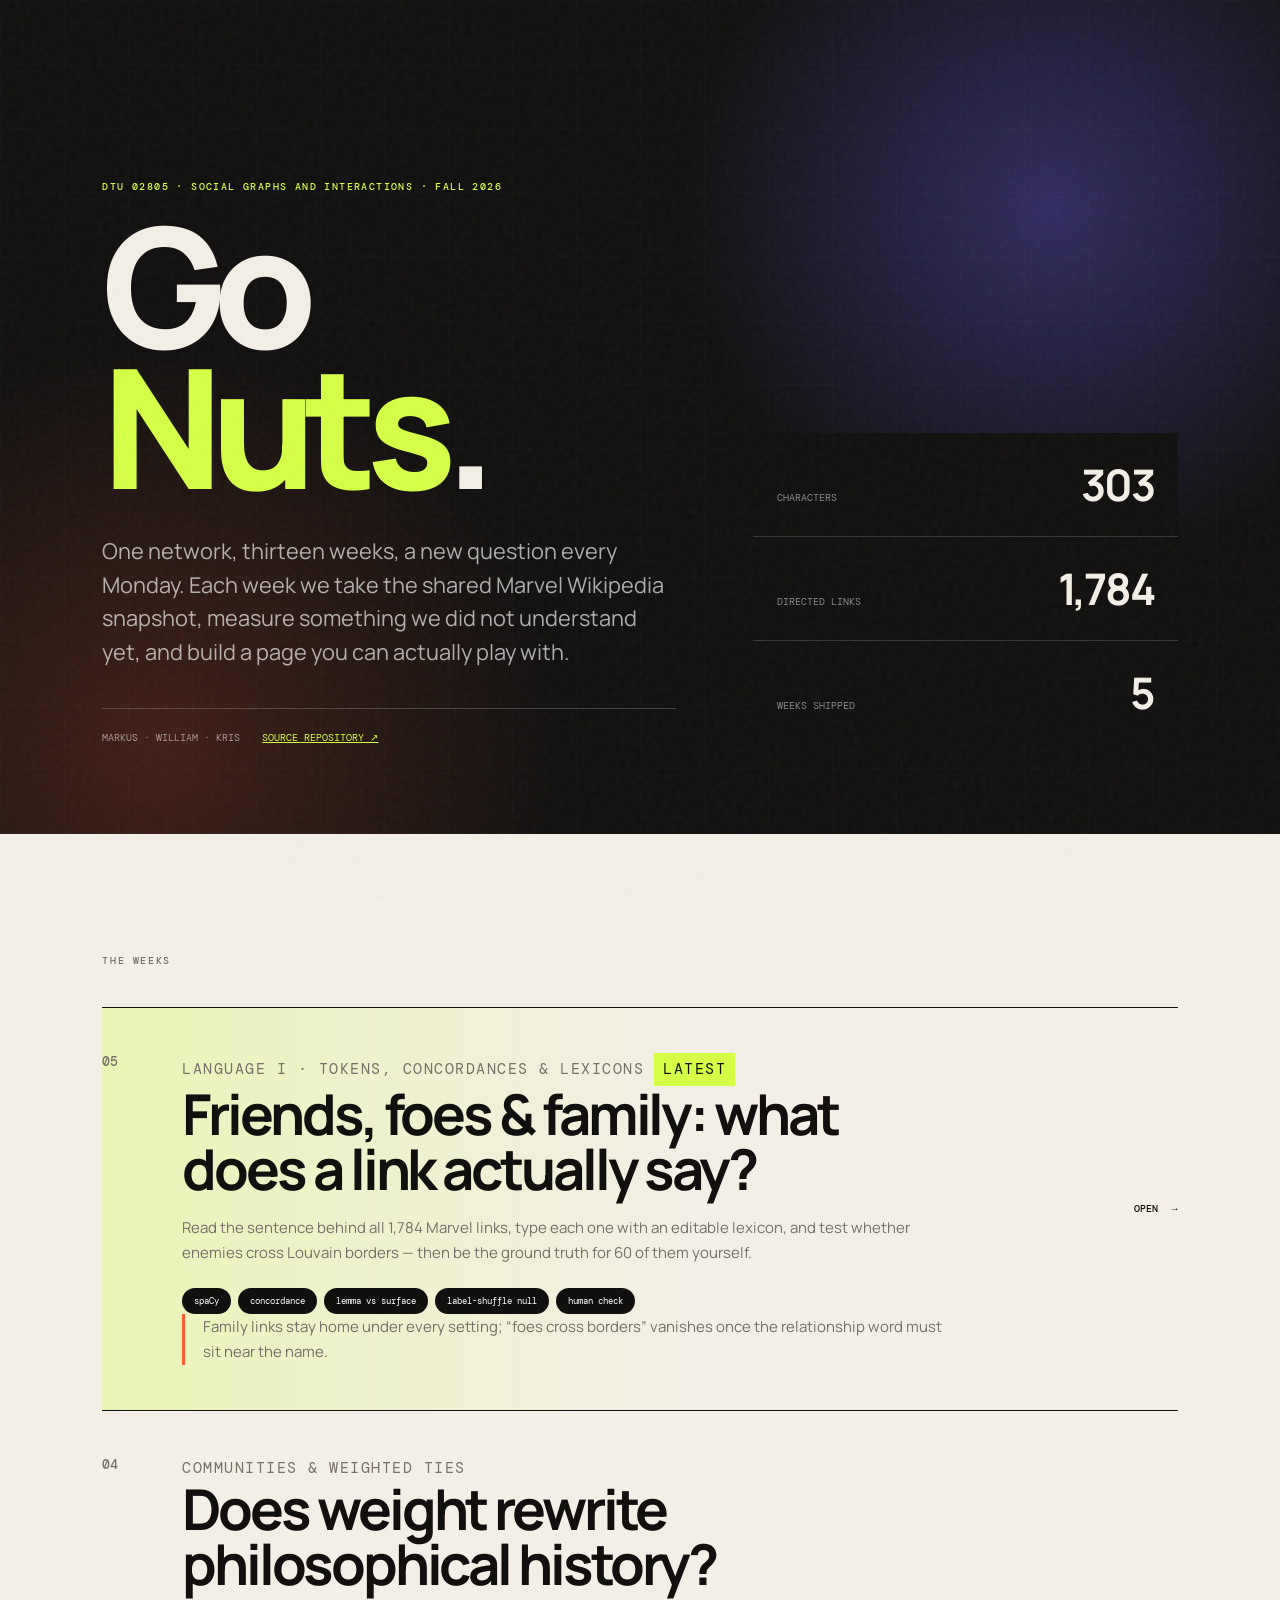
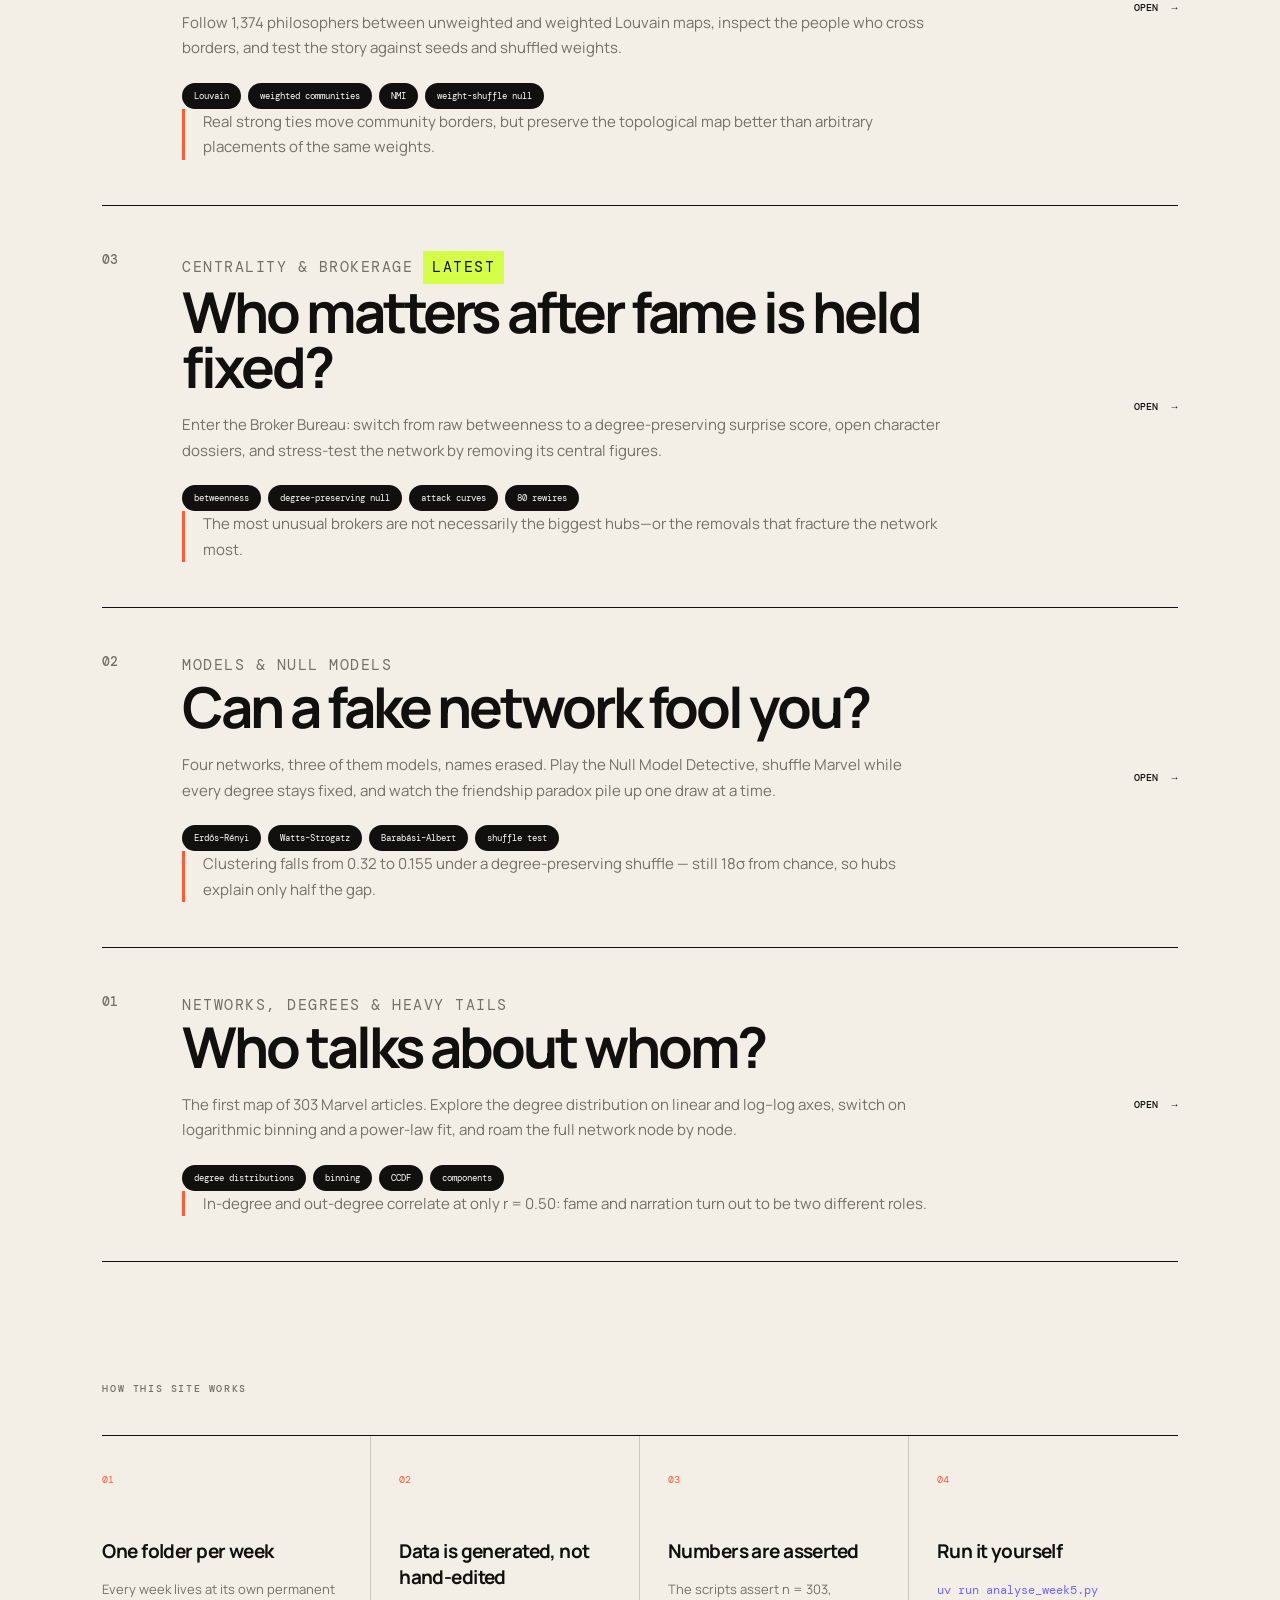
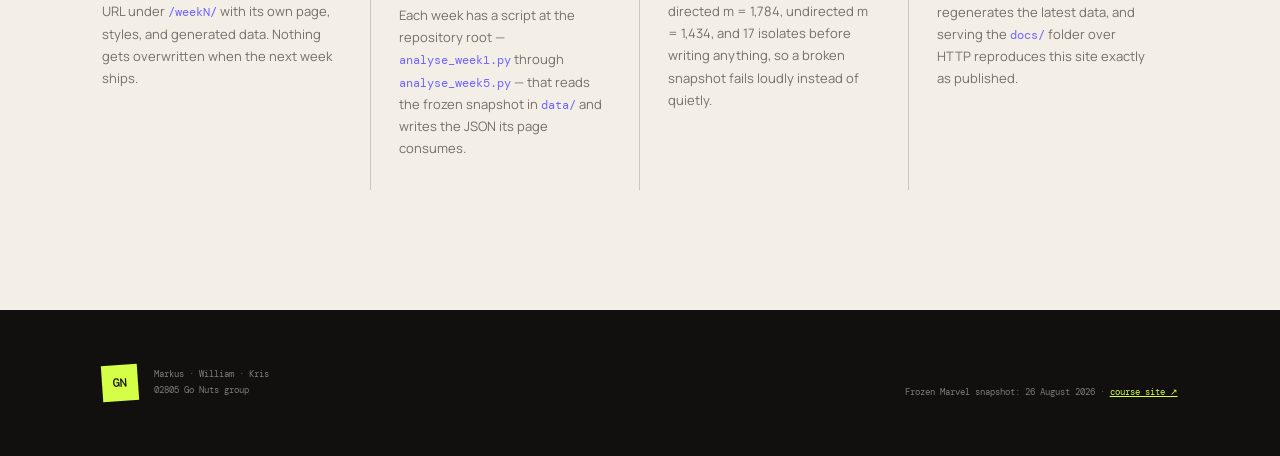
<file: docs/index.html>
<!doctype html>
<html lang="en">
  <head>
    <meta charset="utf-8" />
    <meta name="viewport" content="width=device-width, initial-scale=1" />
    <meta
      name="description"
      content="Weekly go-nuts data stories about the Marvel Wikipedia network, built for DTU 02805 Social Graphs and Interactions."
    />
    <title>Go Nuts · 02805 Social Graphs</title>
    <link rel="preconnect" href="https://fonts.googleapis.com" />
    <link rel="preconnect" href="https://fonts.gstatic.com" crossorigin />
    <link
      href="https://fonts.googleapis.com/css2?family=DM+Mono:wght@400;500&family=Manrope:wght@400;500;600;700;800&display=swap"
      rel="stylesheet"
    />
    <link rel="stylesheet" href="home.css" />
  </head>
  <body>
    <div class="noise" aria-hidden="true"></div>

    <header class="hero">
      <div class="hero-copy">
        <p class="eyebrow">DTU 02805 · Social Graphs and Interactions · Fall 2026</p>
        <h1>Go <em>Nuts</em>.</h1>
        <p class="lede">
          One network, thirteen weeks, a new question every Monday. Each week we
          take the shared Marvel Wikipedia snapshot, measure something we did
          not understand yet, and build a page you can actually play with.
        </p>
        <div class="hero-meta">
          <span>Markus · William · Kris</span>
          <a href="https://github.com/wkandersen/02806-social-graph-project">source repository ↗</a>
        </div>
      </div>
      <dl class="hero-stats">
        <div><dt>characters</dt><dd>303</dd></div>
        <div><dt>directed links</dt><dd>1,784</dd></div>
        <div><dt>weeks shipped</dt><dd>5</dd></div>
      </dl>
    </header>

    <main>
      <section class="weeks">
        <h2 class="section-title">The weeks</h2>

        <a class="week-card current" href="week5/">
          <span class="week-number">05</span>
          <div class="week-body">
            <p class="week-kicker">Language I · tokens, concordances &amp; lexicons <i>latest</i></p>
            <h3>Friends, foes &amp; family: what does a link actually say?</h3>
            <p>
              Read the sentence behind all 1,784 Marvel links, type each one
              with an editable lexicon, and test whether enemies cross Louvain
              borders — then be the ground truth for 60 of them yourself.
            </p>
            <ul class="week-tags">
              <li>spaCy</li>
              <li>concordance</li>
              <li>lemma vs surface</li>
              <li>label-shuffle null</li>
              <li>human check</li>
            </ul>
            <p class="week-finding">
              Family links stay home under every setting; “foes cross borders”
              vanishes once the relationship word must sit near the name.
            </p>
          </div>
          <span class="week-go">Open <i aria-hidden="true">→</i></span>
        </a>

        <a class="week-card" href="week4/">
          <span class="week-number">04</span>
          <div class="week-body">
            <p class="week-kicker">Communities &amp; weighted ties</p>
            <h3>Does weight rewrite philosophical history?</h3>
            <p>
              Follow 1,374 philosophers between unweighted and weighted
              Louvain maps, inspect the people who cross borders, and test the
              story against seeds and shuffled weights.
            </p>
            <ul class="week-tags">
              <li>Louvain</li>
              <li>weighted communities</li>
              <li>NMI</li>
              <li>weight-shuffle null</li>
            </ul>
            <p class="week-finding">
              Real strong ties move community borders, but preserve the
              topological map better than arbitrary placements of the same weights.
            </p>
          </div>
          <span class="week-go">Open <i aria-hidden="true">→</i></span>
        </a>

        <a class="week-card" href="week3/">
          <span class="week-number">03</span>
          <div class="week-body">
            <p class="week-kicker">Centrality &amp; brokerage <i>latest</i></p>
            <h3>Who matters after fame is held fixed?</h3>
            <p>
              Enter the Broker Bureau: switch from raw betweenness to a
              degree-preserving surprise score, open character dossiers, and
              stress-test the network by removing its central figures.
            </p>
            <ul class="week-tags">
              <li>betweenness</li>
              <li>degree-preserving null</li>
              <li>attack curves</li>
              <li>80 rewires</li>
            </ul>
            <p class="week-finding">
              The most unusual brokers are not necessarily the biggest hubs—or
              the removals that fracture the network most.
            </p>
          </div>
          <span class="week-go">Open <i aria-hidden="true">→</i></span>
        </a>

        <a class="week-card" href="week2/">
          <span class="week-number">02</span>
          <div class="week-body">
            <p class="week-kicker">Models &amp; null models</p>
            <h3>Can a fake network fool you?</h3>
            <p>
              Four networks, three of them models, names erased. Play the Null
              Model Detective, shuffle Marvel while every degree stays fixed,
              and watch the friendship paradox pile up one draw at a time.
            </p>
            <ul class="week-tags">
              <li>Erdős–Rényi</li>
              <li>Watts–Strogatz</li>
              <li>Barabási–Albert</li>
              <li>shuffle test</li>
            </ul>
            <p class="week-finding">
              Clustering falls from 0.32 to 0.155 under a degree-preserving
              shuffle — still 18σ from chance, so hubs explain only half the gap.
            </p>
          </div>
          <span class="week-go">Open <i aria-hidden="true">→</i></span>
        </a>

        <a class="week-card" href="week1/">
          <span class="week-number">01</span>
          <div class="week-body">
            <p class="week-kicker">Networks, degrees &amp; heavy tails</p>
            <h3>Who talks about whom?</h3>
            <p>
              The first map of 303 Marvel articles. Explore the degree
              distribution on linear and log–log axes, switch on logarithmic
              binning and a power-law fit, and roam the full network node by node.
            </p>
            <ul class="week-tags">
              <li>degree distributions</li>
              <li>binning</li>
              <li>CCDF</li>
              <li>components</li>
            </ul>
            <p class="week-finding">
              In-degree and out-degree correlate at only r = 0.50: fame and
              narration turn out to be two different roles.
            </p>
          </div>
          <span class="week-go">Open <i aria-hidden="true">→</i></span>
        </a>

      </section>

      <section class="about">
        <h2 class="section-title">How this site works</h2>
        <div class="about-grid">
          <article>
            <span>01</span>
            <h3>One folder per week</h3>
            <p>
              Every week lives at its own permanent URL under
              <code>/weekN/</code> with its own page, styles, and generated
              data. Nothing gets overwritten when the next week ships.
            </p>
          </article>
          <article>
            <span>02</span>
            <h3>Data is generated, not hand-edited</h3>
            <p>
              Each week has a script at the repository root —
              <code>analyse_week1.py</code> through <code>analyse_week5.py</code> —
              that reads the frozen snapshot in <code>data/</code> and writes
              the JSON its page consumes.
            </p>
          </article>
          <article>
            <span>03</span>
            <h3>Numbers are asserted</h3>
            <p>
              The scripts assert n = 303, directed m = 1,784, undirected
              m = 1,434, and 17 isolates before writing anything, so a broken
              snapshot fails loudly instead of quietly.
            </p>
          </article>
          <article>
            <span>04</span>
            <h3>Run it yourself</h3>
            <p>
              <code>uv run analyse_week5.py</code> regenerates the latest data, and
              serving the <code>docs/</code> folder over HTTP reproduces this
              site exactly as published.
            </p>
          </article>
        </div>
      </section>
    </main>

    <footer>
      <div><span class="wordmark-mark">GN</span><p>Markus · William · Kris<br />02805 Go Nuts group</p></div>
      <p>
        Frozen Marvel snapshot: 26 August 2026 ·
        <a href="https://sunelehmann.com/socialgraphs2026-web/">course site ↗</a>
      </p>
    </footer>
  </body>
</html>
</file>
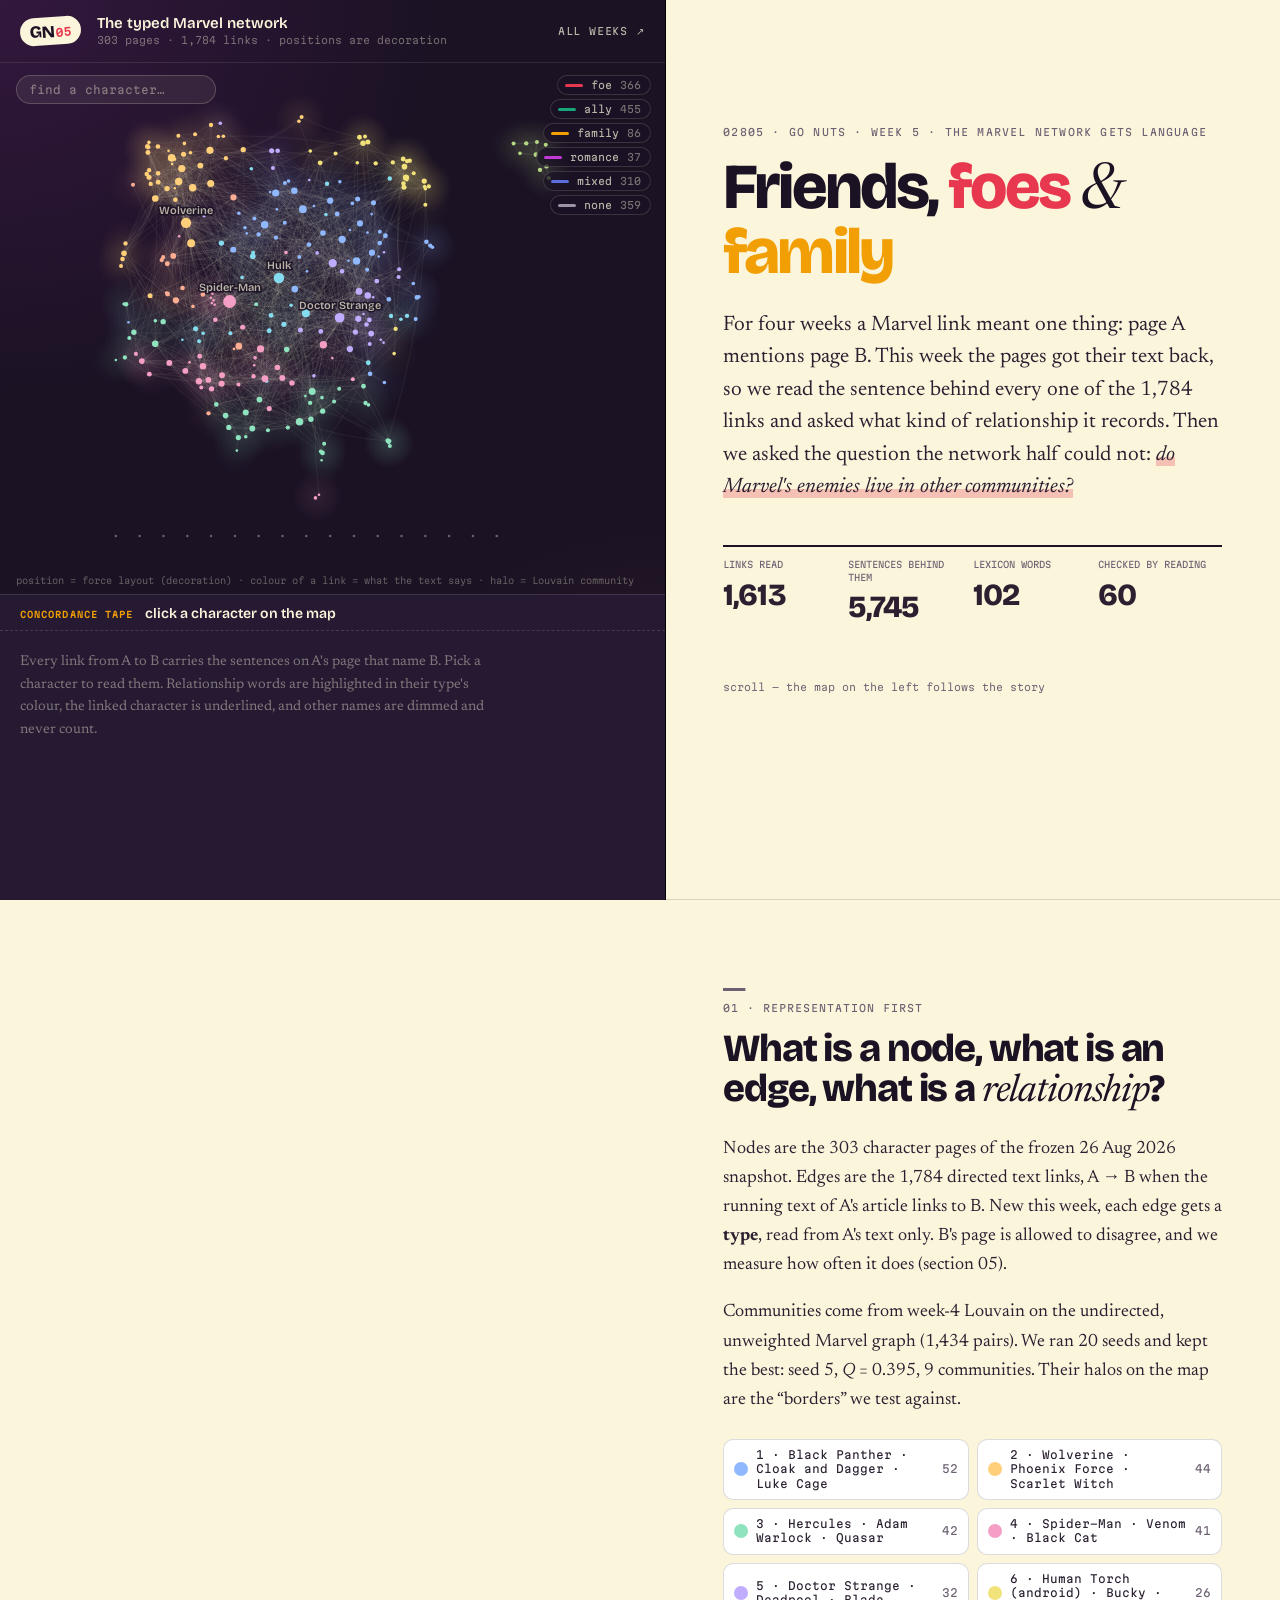
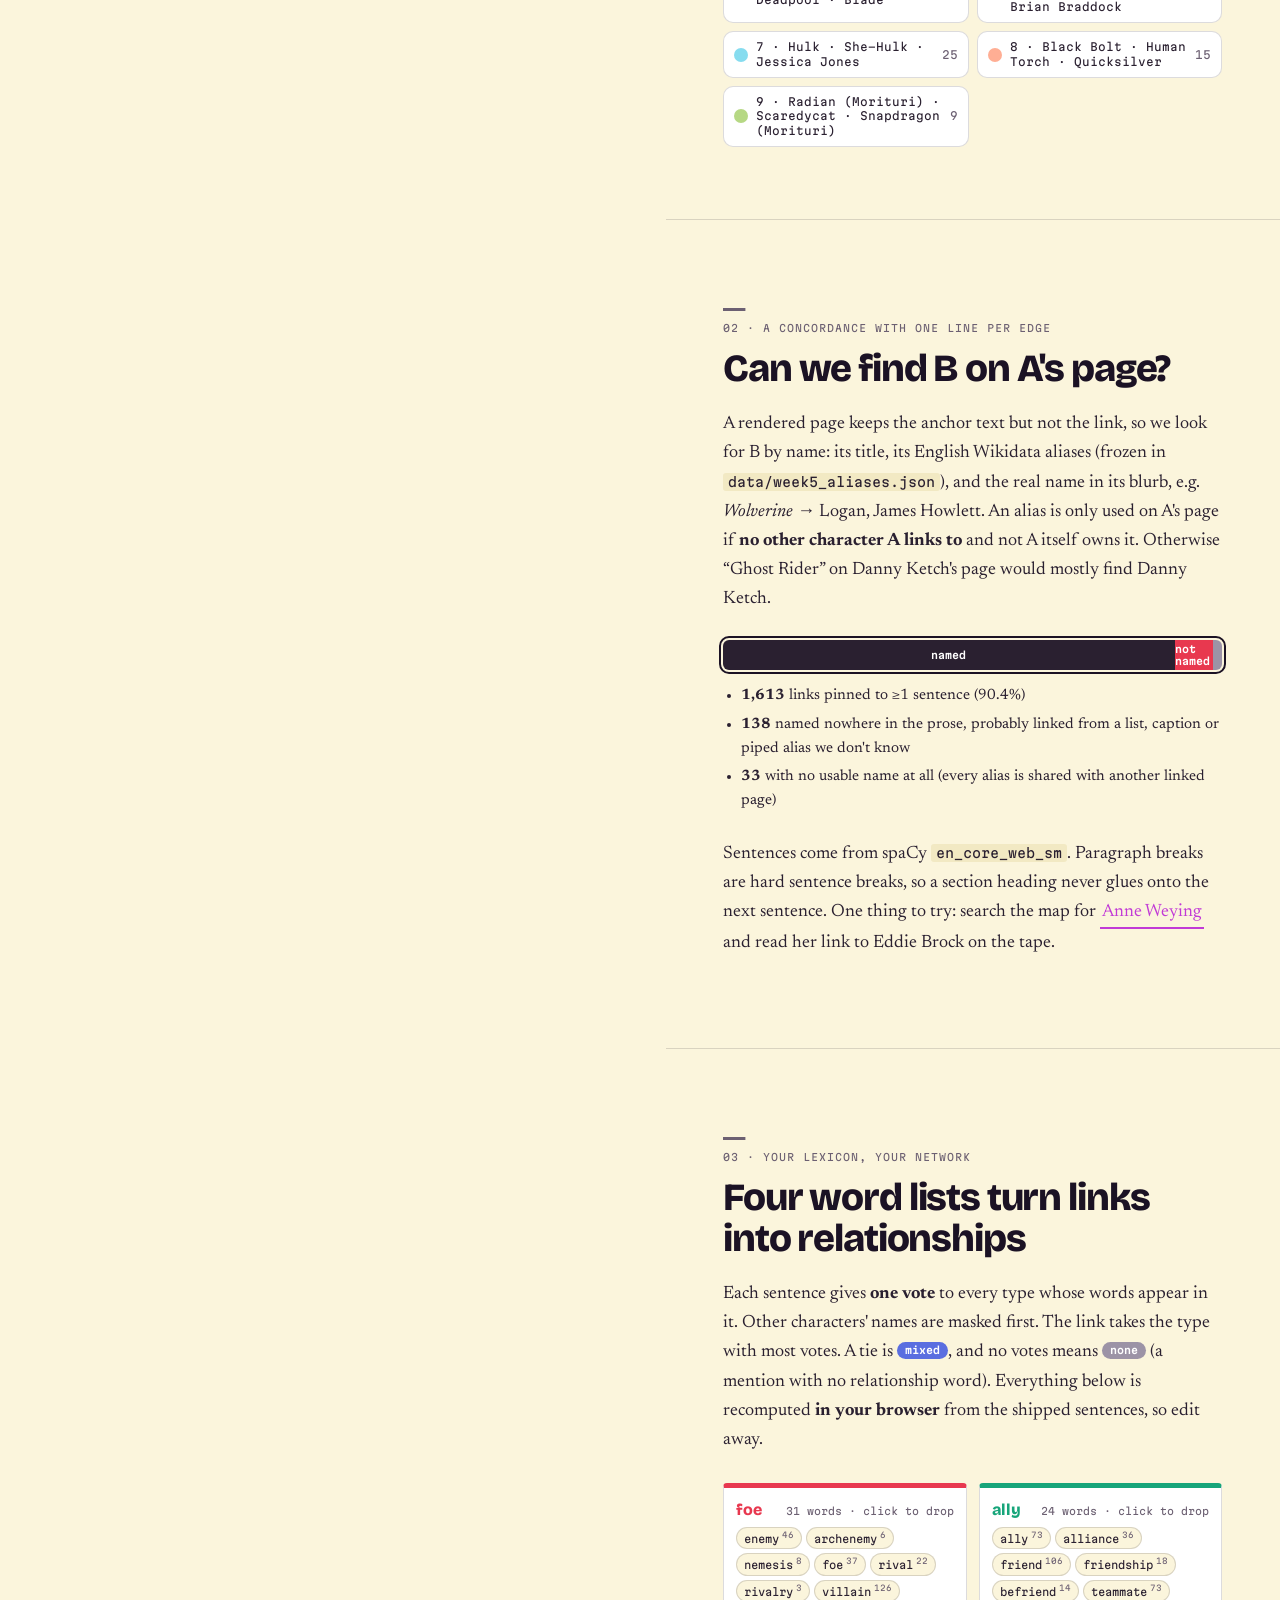
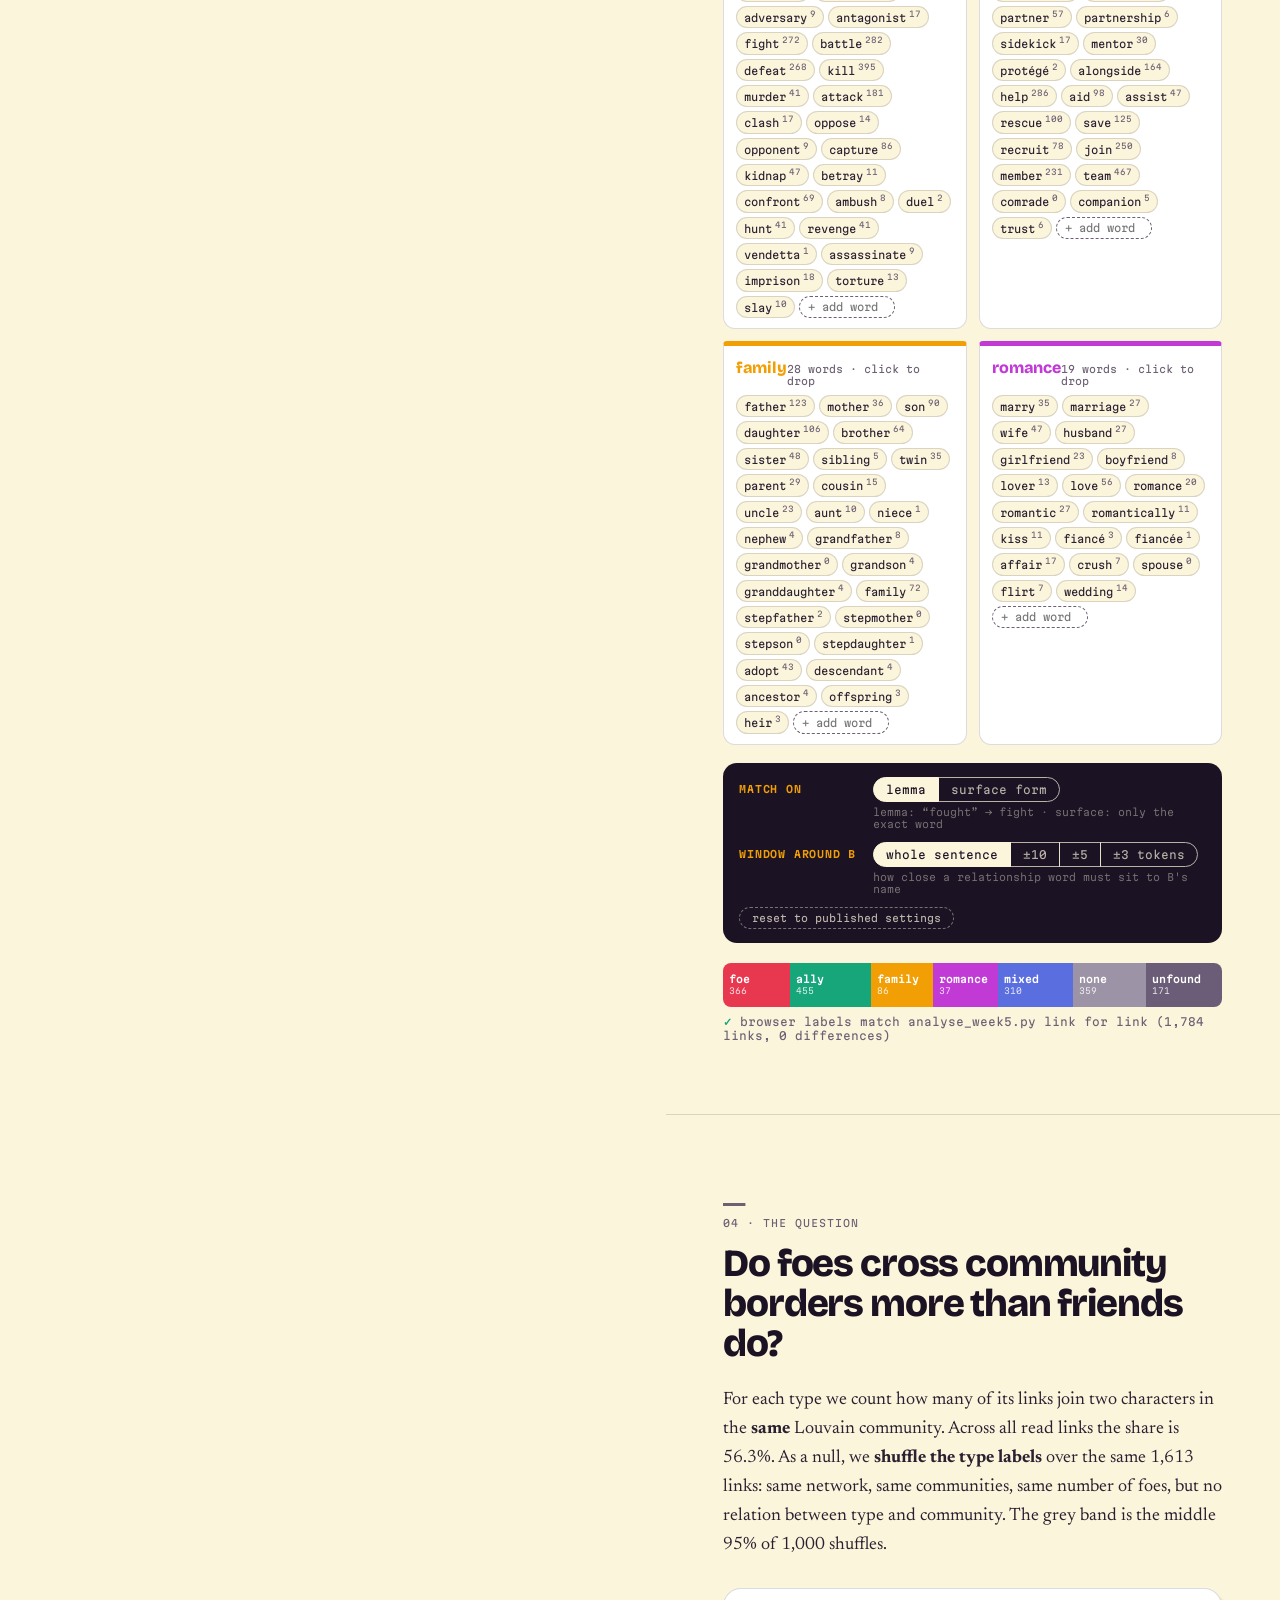
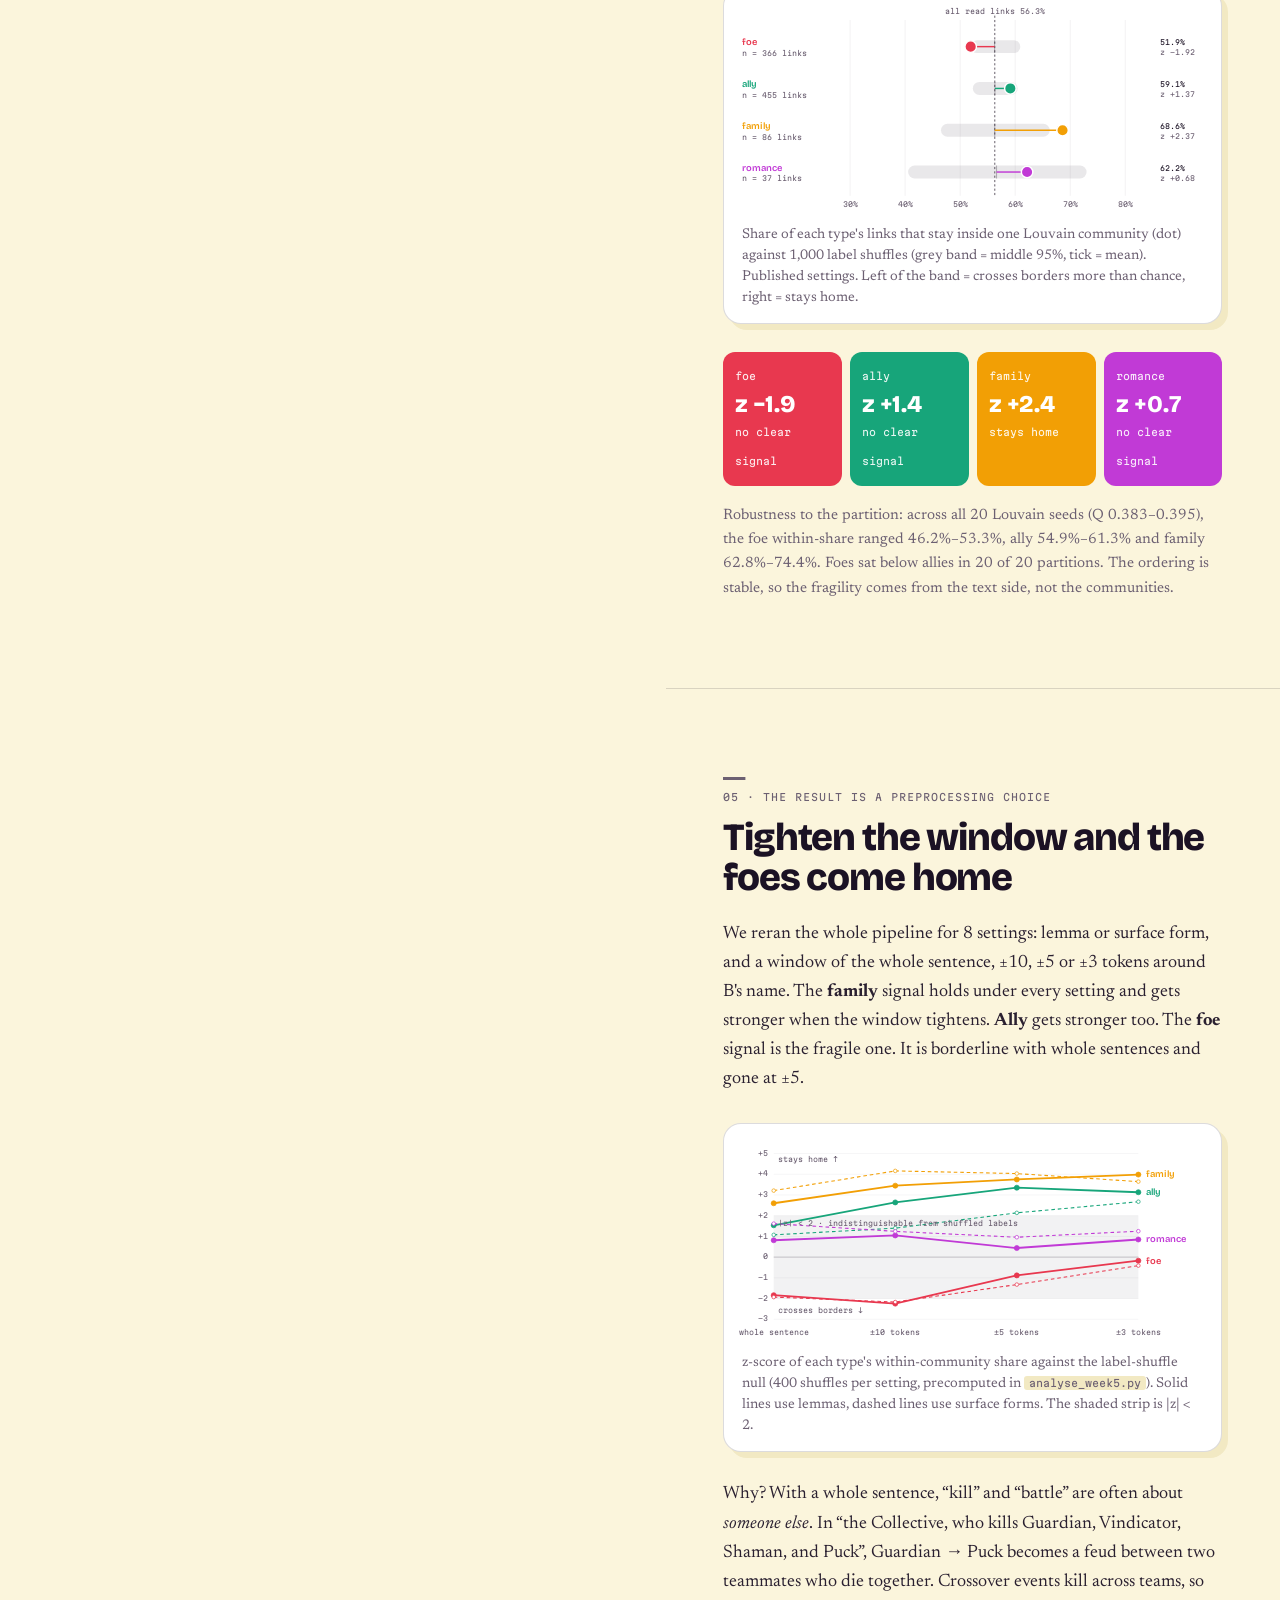
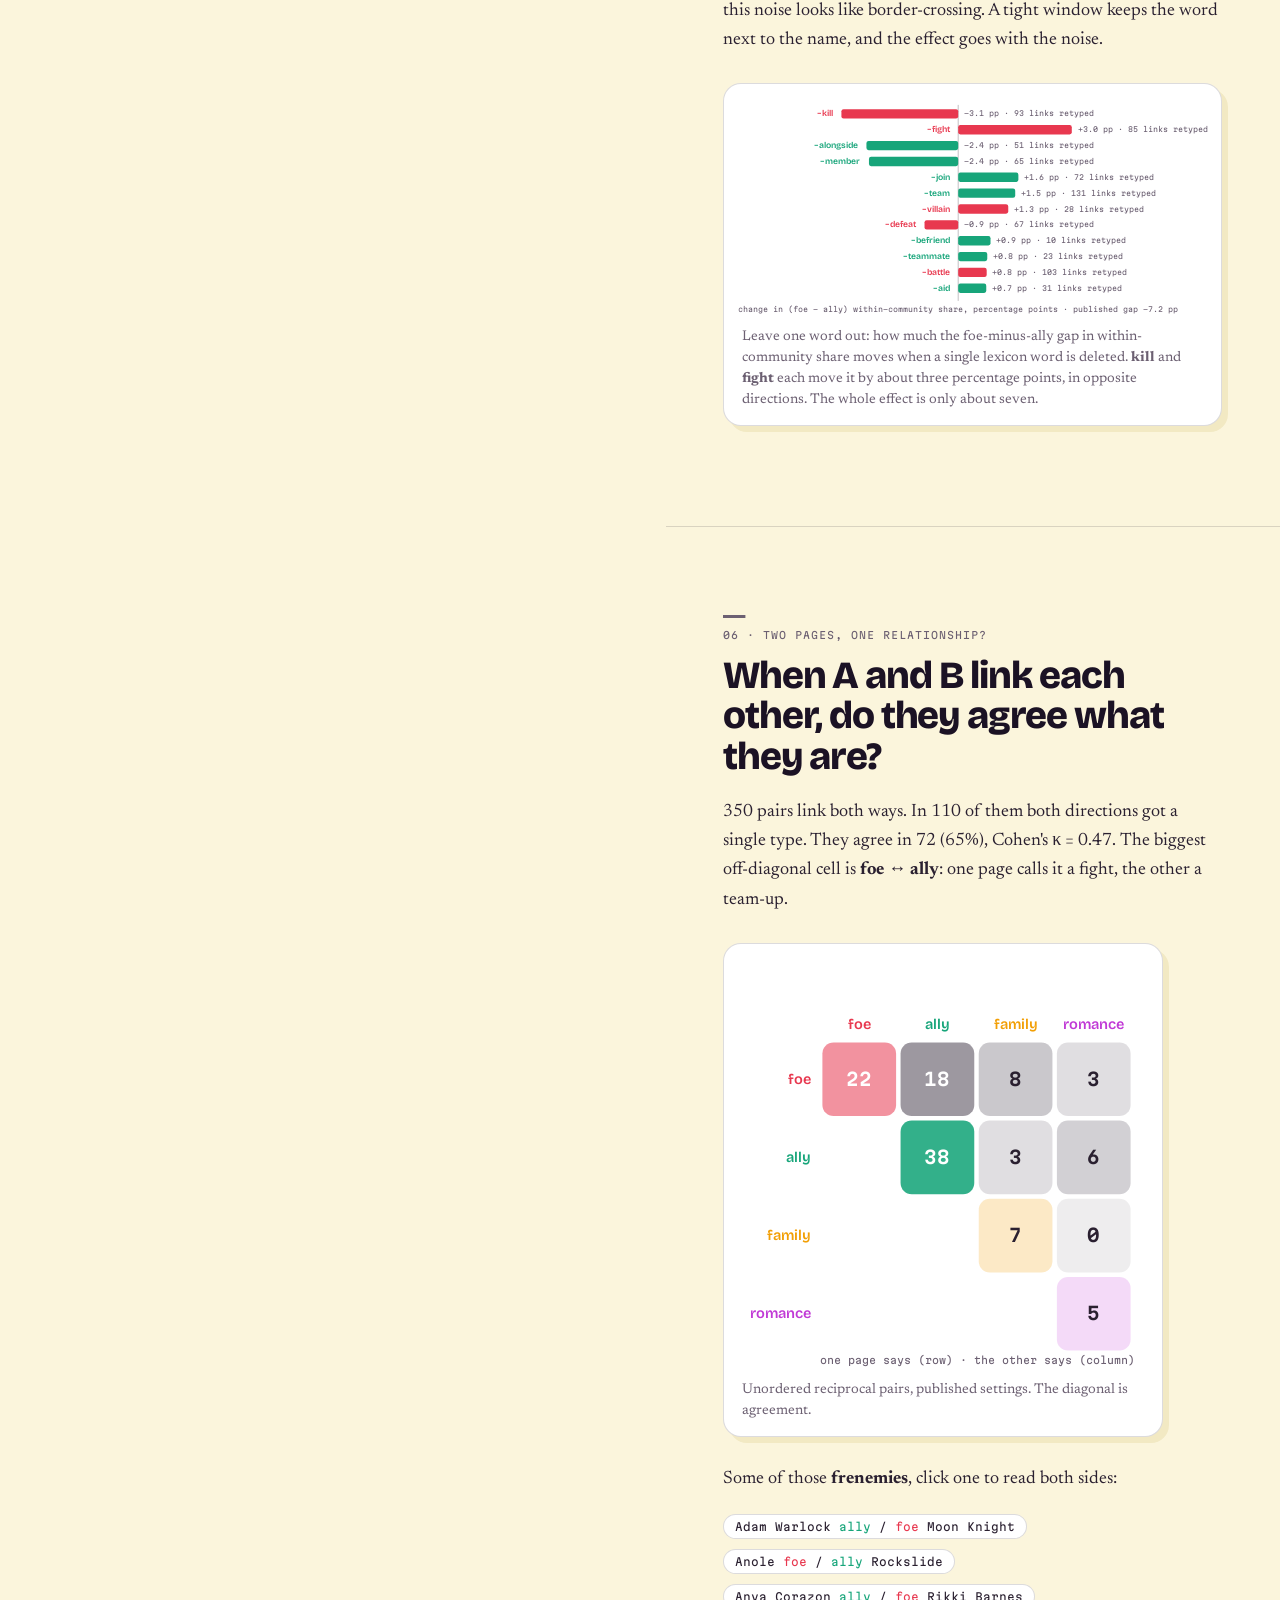
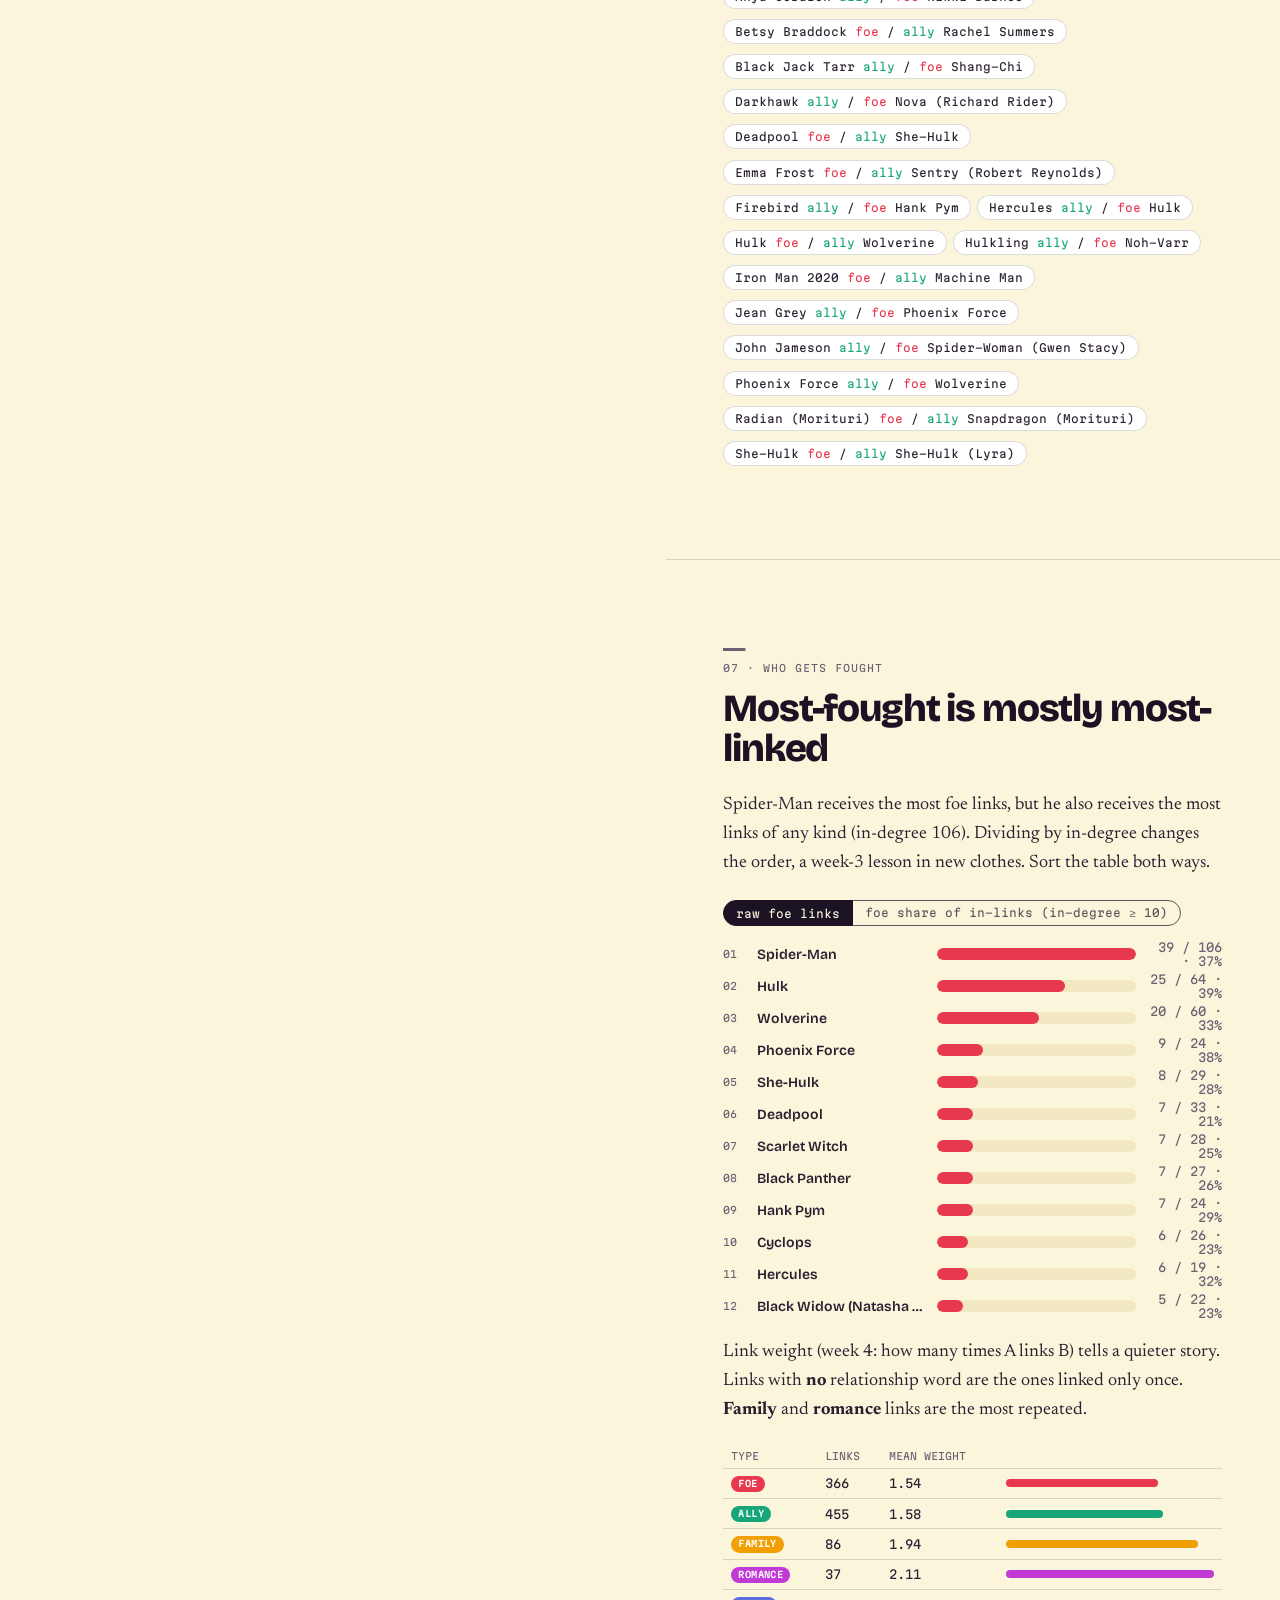
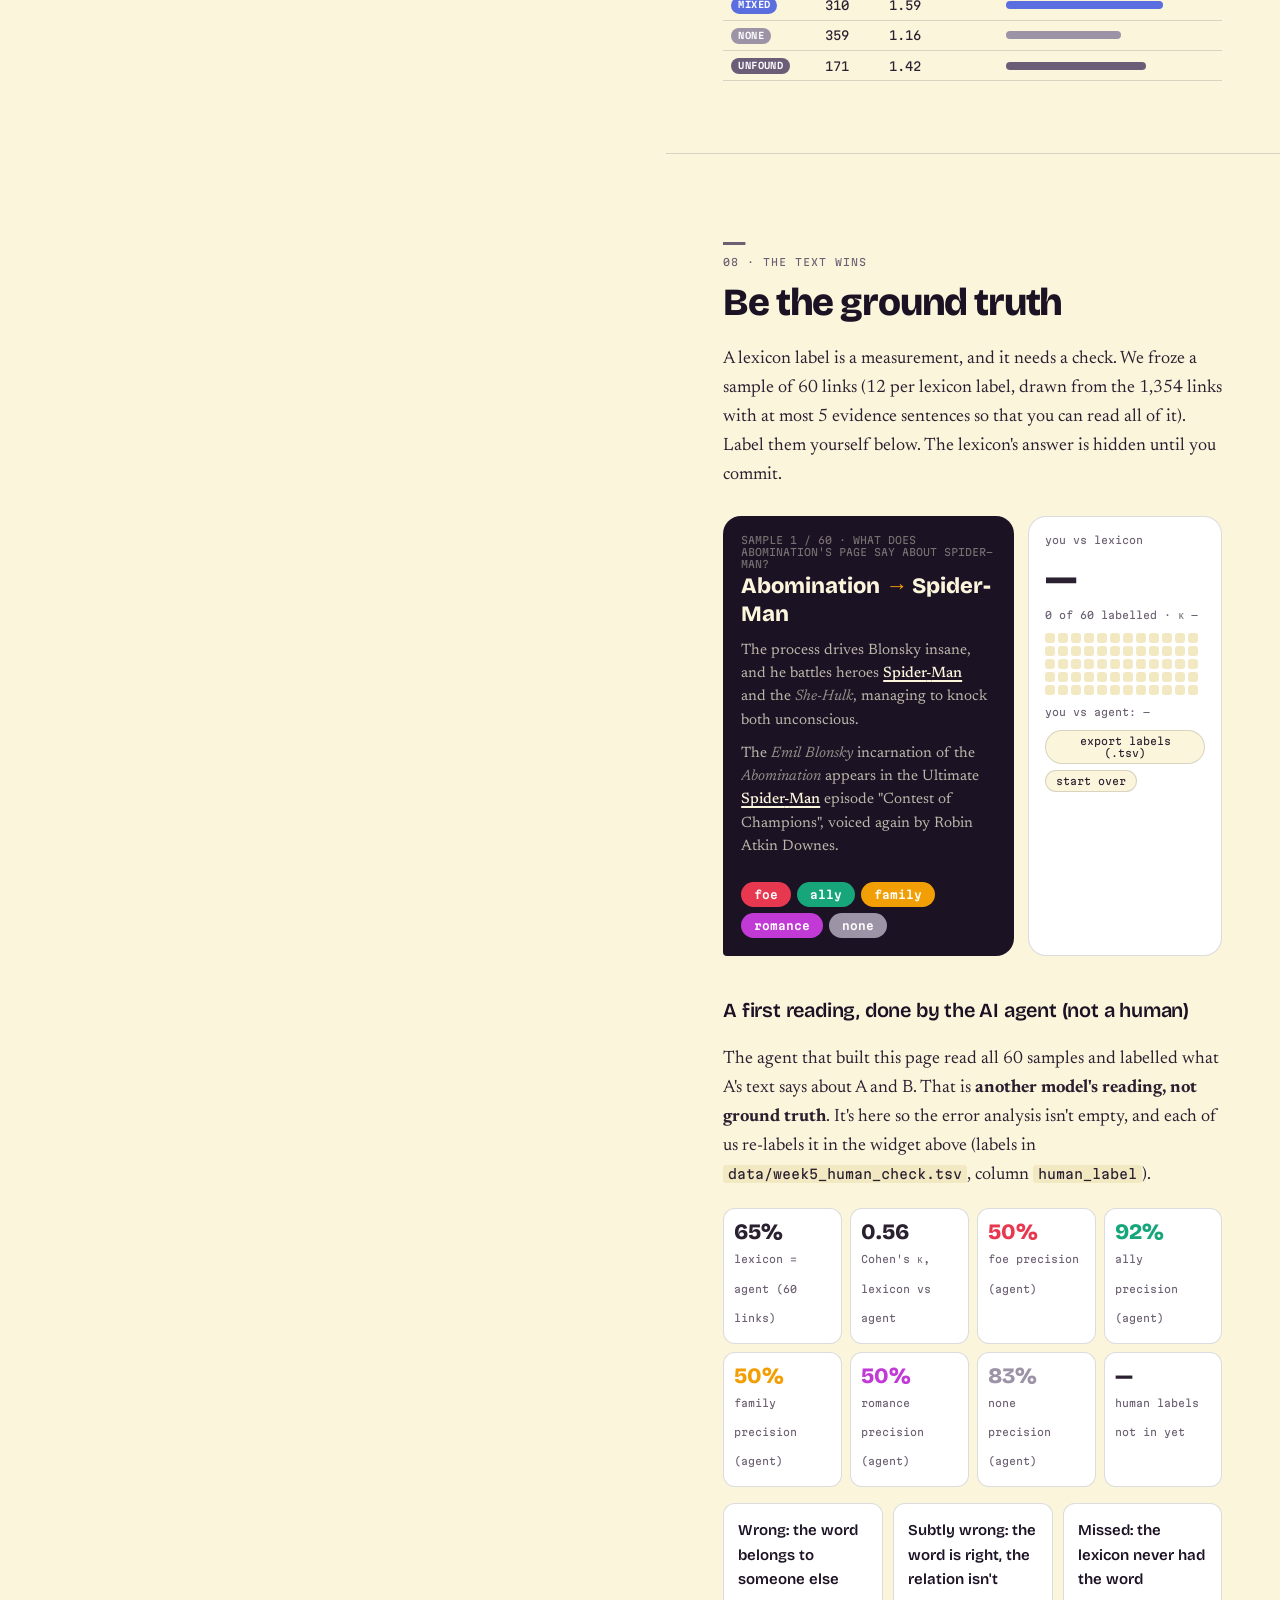
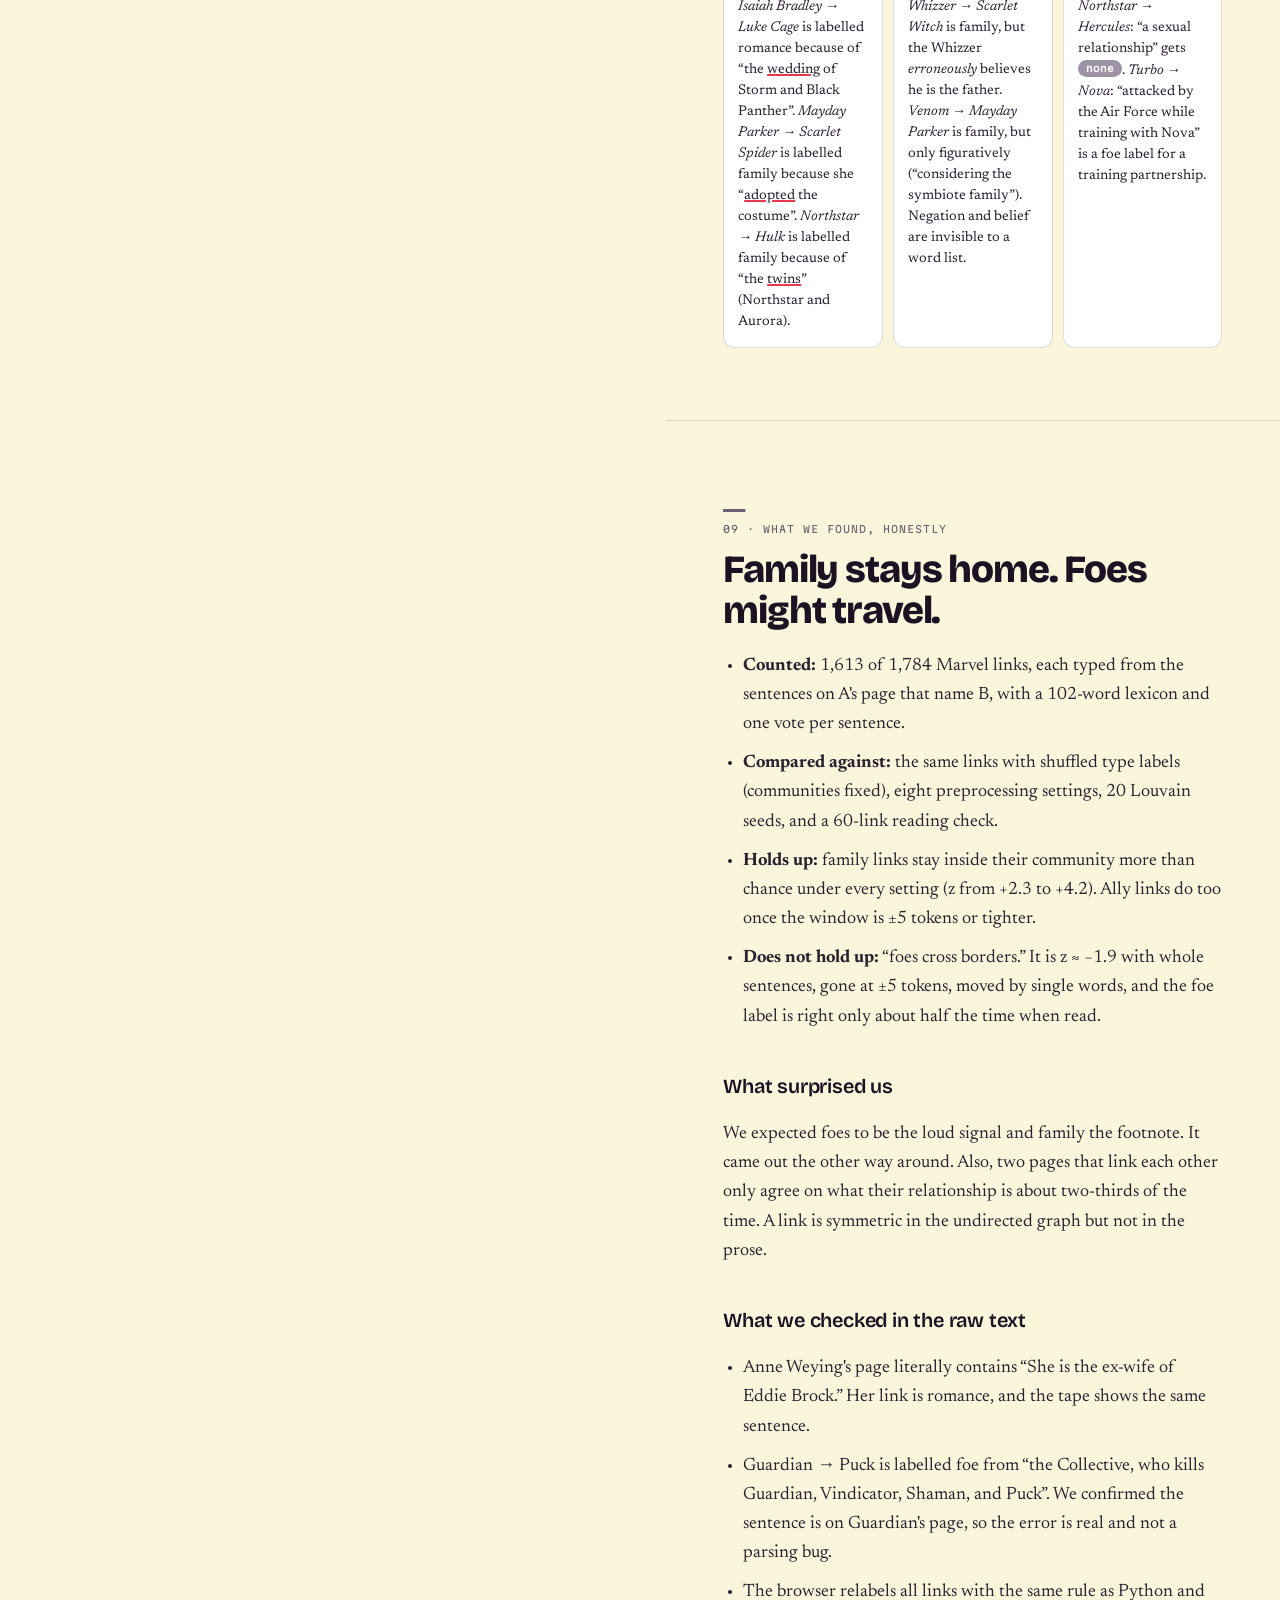
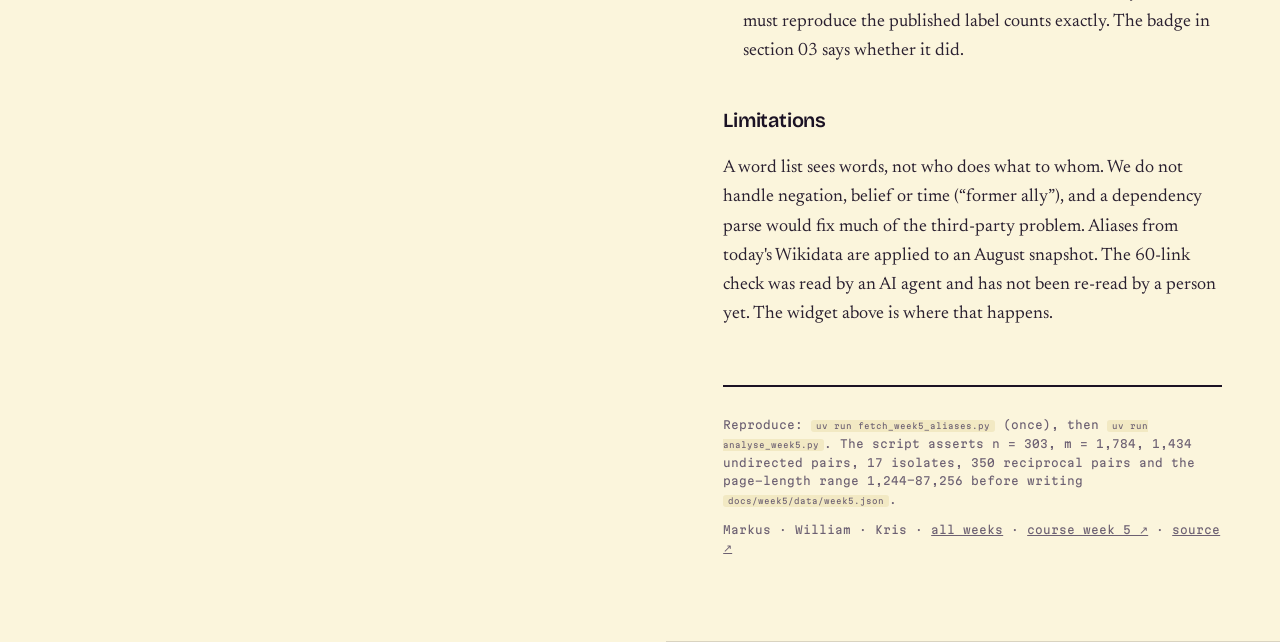
<file: docs/week5/index.html>
<!doctype html>
<html lang="en">
  <head>
    <meta charset="utf-8" />
    <meta name="viewport" content="width=device-width, initial-scale=1" />
    <meta
      name="description"
      content="Week 5 go-nuts: we read the sentence behind every Marvel Wikipedia link, typed it as foe, ally, family or romance, and asked whether enemies live in other communities."
    />
    <title>Friends, Foes &amp; Family · Week 5 · Go Nuts</title>
    <link rel="preconnect" href="https://fonts.googleapis.com" />
    <link rel="preconnect" href="https://fonts.gstatic.com" crossorigin />
    <link
      href="https://fonts.googleapis.com/css2?family=Bricolage+Grotesque:opsz,wght@12..96,400;12..96,600;12..96,800&family=Martian+Mono:wght@300;400;600&family=Newsreader:ital,opsz,wght@0,6..72,400;0,6..72,500;1,6..72,400&display=swap"
      rel="stylesheet"
    />
    <link rel="stylesheet" href="styles.css" />
  </head>
  <body>
    <div class="reading-room">
      <!-- ============================================================ STAGE -->
      <aside class="stage" aria-label="Typed Marvel network">
        <div class="stage-top">
          <a class="gn-tag" href="../" title="All weeks">GN<span>05</span></a>
          <div class="stage-title">
            <strong>The typed Marvel network</strong>
            <span id="stage-caption">303 pages · 1,784 links · every link read</span>
          </div>
          <a class="stage-back" href="../">all weeks ↗</a>
        </div>

        <div class="map-wrap">
          <canvas id="map" aria-label="Force layout of the 303 Marvel characters, links coloured by relationship type"></canvas>
          <div class="map-hover" id="map-hover" hidden></div>
          <div class="map-find">
            <input id="find" list="find-list" placeholder="find a character…" autocomplete="off" />
            <datalist id="find-list"></datalist>
          </div>
          <div class="map-keys" id="map-keys"></div>
          <p class="map-foot">position = force layout (decoration) · colour of a link = what the text says · halo = Louvain community</p>
        </div>

        <section class="tape" aria-live="polite">
          <header class="tape-head">
            <span class="tape-label">concordance tape</span>
            <span id="tape-title">click a character on the map</span>
            <button class="tape-clear" id="tape-clear" type="button" hidden>clear ✕</button>
          </header>
          <div class="tape-body" id="tape-body">
            <p class="tape-empty">
              Every link from A to B carries the sentences on A's page that name B. Pick a
              character to read them — relationship words are highlighted in their type's colour,
              the linked character is underlined, other character names are masked so
              “Black <i>Widow</i>” never counts as a death.
            </p>
          </div>
        </section>
      </aside>

      <!-- ============================================================ SCROLL -->
      <main class="scroll">
        <header class="beat beat-cover" data-beat="intro">
          <p class="overline">02805 · go nuts · week 5 · the Marvel network gets language</p>
          <h1>Friends, <span class="ink-foe">foes</span> <span class="amp">&amp;</span> <span class="ink-family">family</span></h1>
          <p class="deck">
            For four weeks a Marvel link meant one thing: page A mentions page B. This week the
            pages got their text back, so we read the sentence behind every one of the 1,784
            links and asked what kind of relationship it records. Then we asked the question
            the network half could not: <em>do Marvel's enemies live in other communities?</em>
          </p>
          <dl class="tally">
            <div><dt>links read</dt><dd data-k="found">1,613</dd></div>
            <div><dt>sentences behind them</dt><dd data-k="sentences">5,745</dd></div>
            <div><dt>lexicon words</dt><dd data-k="lexsize">—</dd></div>
            <div><dt>checked by reading</dt><dd>60</dd></div>
          </dl>
          <p class="scroll-cue">scroll — the map on the left follows the story</p>
        </header>

        <!-- 1 -->
        <section class="beat" data-beat="represent">
          <p class="beat-no">01 · representation first</p>
          <h2>What is a node, what is an edge, what is a <i>relationship</i>?</h2>
          <p>
            Nodes are the 303 character pages of the frozen 26 Aug 2026 snapshot. Edges are the
            1,784 directed text links, A → B when the running text of A's article links to B.
            New this week, each edge gets a <b>type</b>, read from A's text only. B's page is
            allowed to disagree, and we measure how often it does (section 05).
          </p>
          <p>
            Communities come from week-4 Louvain on the undirected, unweighted Marvel graph (1,434
            pairs). We ran 20 seeds and kept the best: seed <span data-k="seed">5</span>,
            <i>Q</i> = <span data-k="q">0.395</span>, <span data-k="ncomm">9</span> communities.
            Their halos on the map are the “borders” we test against.
          </p>
          <ol class="comm-list" id="comm-list"></ol>
        </section>

        <!-- 2 -->
        <section class="beat" data-beat="coverage">
          <p class="beat-no">02 · a concordance with one line per edge</p>
          <h2>Can we find B on A's page?</h2>
          <p>
            A rendered page keeps the anchor text but not the link, so we look for B by name:
            its title, its English Wikidata aliases (frozen in <code>data/week5_aliases.json</code>),
            and the real name in its blurb, e.g. <i>Wolverine</i> → Logan, James Howlett. An alias is only
            used on A's page if <b>no other character A links to</b> and not A itself owns it.
            Otherwise “Ghost Rider” on Danny Ketch's page would mostly find Danny Ketch.
          </p>
          <div class="ribbon">
            <div class="ribbon-bar" id="coverage-bar"></div>
            <ul class="ribbon-key">
              <li><b data-k="found">1,613</b> links pinned to ≥1 sentence (<span data-k="foundpct">90.4%</span>)</li>
              <li><b data-k="nomention">138</b> named nowhere in the prose, probably linked from a list, caption or piped alias we don't know</li>
              <li><b data-k="noalias">33</b> with no usable name at all (every alias is shared with another linked page)</li>
            </ul>
          </div>
          <p>
            Sentences come from spaCy <code>en_core_web_sm</code>. Paragraph breaks are hard sentence
            breaks, so a section heading never glues onto the next sentence. One thing
            to try: search the map for <button class="linkish" data-focus="Anne_Weying">Anne Weying</button> and read her
            link to Eddie Brock on the tape.
          </p>
        </section>

        <!-- 3 -->
        <section class="beat" data-beat="lexicon">
          <p class="beat-no">03 · your lexicon, your network</p>
          <h2>Four word lists turn links into relationships</h2>
          <p>
            Each sentence gives <b>one vote</b> to every type whose words appear in it. Other
            characters' names are masked first. The link takes the type with most votes. A tie
            is <span class="pill mixed">mixed</span>, and no votes means <span class="pill none">none</span>
            (a mention with no relationship word). Everything below is recomputed
            <b>in your browser</b> from the shipped sentences, so edit away.
          </p>

          <div class="lexbox" id="lexbox"></div>

          <div class="dials">
            <div class="dial">
              <span class="dial-name">match on</span>
              <div class="seg" id="mode-seg">
                <button type="button" data-mode="lemma" class="on">lemma</button>
                <button type="button" data-mode="surface">surface form</button>
              </div>
              <span class="dial-help">lemma: “fought” → fight · surface: only the exact word</span>
            </div>
            <div class="dial">
              <span class="dial-name">window around B</span>
              <div class="seg" id="window-seg">
                <button type="button" data-window="" class="on">whole sentence</button>
                <button type="button" data-window="10">±10</button>
                <button type="button" data-window="5">±5</button>
                <button type="button" data-window="3">±3 tokens</button>
              </div>
              <span class="dial-help">how close a relationship word must sit to B's name</span>
            </div>
            <button type="button" class="reset" id="reset-lex">reset to published settings</button>
          </div>

          <div class="label-strip" id="label-strip"></div>
          <p class="parity" id="parity"></p>
        </section>

        <!-- 4 -->
        <section class="beat beat-wide" data-beat="question">
          <p class="beat-no">04 · the question</p>
          <h2>Do foes cross community borders more than friends do?</h2>
          <p>
            For each type we count how many of its links join two characters in the <b>same</b>
            Louvain community. Across all read links the share is <span data-k="overall">56.3%</span>.
            As a null, we <b>shuffle the type labels</b> over the same 1,613 links: same network,
            same communities, same number of foes, but no relation between type and community.
            The grey band is the middle 95% of <span data-k="nperm">1,000</span> shuffles.
          </p>
          <figure class="plate">
            <div id="fig-within"></div>
            <figcaption id="within-caption"></figcaption>
          </figure>
          <div class="verdict" id="verdict"></div>
          <p class="aside-note" id="seed-note"></p>
        </section>

        <!-- 5 -->
        <section class="beat beat-wide" data-beat="window">
          <p class="beat-no">05 · the result is a preprocessing choice</p>
          <h2>Tighten the window and the foes come home</h2>
          <p>
            We reran the whole pipeline for 8 settings: lemma or surface form, and a window of
            the whole sentence, ±10, ±5 or ±3 tokens around B's name. The <b>family</b> signal
            holds under every setting and gets stronger when the window tightens. <b>Ally</b>
            gets stronger too. The <b>foe</b> signal is the fragile one. It is borderline with
            whole sentences and gone at ±5.
          </p>
          <figure class="plate">
            <div id="fig-window"></div>
            <figcaption>
              z-score of each type's within-community share against the label-shuffle null
              (400 shuffles per setting, precomputed in <code>analyse_week5.py</code>). Solid lines
              use lemmas, dashed lines use surface forms. The shaded strip is |z| &lt; 2.
            </figcaption>
          </figure>
          <p>
            Why? With a whole sentence, “kill” and “battle” are often about <i>someone else</i>.
            In “the Collective, who kills Guardian, Vindicator, Shaman, and Puck”, Guardian → Puck
            becomes a feud between two teammates who die together. Crossover events kill across
            teams, so this noise looks like border-crossing. A tight window keeps the
            word next to the name, and the effect goes with the noise.
          </p>
          <figure class="plate">
            <div id="fig-loo"></div>
            <figcaption>
              Leave one word out: how much the foe-minus-ally gap in within-community share moves when a
              single lexicon word is deleted. <b>kill</b> and <b>fight</b> each move it by about
              three percentage points, in opposite directions. The whole effect is only about seven.
            </figcaption>
          </figure>
        </section>

        <!-- 6 -->
        <section class="beat" data-beat="recip">
          <p class="beat-no">06 · two pages, one relationship?</p>
          <h2>When A and B link each other, do they agree what they are?</h2>
          <p>
            350 pairs link both ways. In <span data-k="rtyped">110</span> of them both directions got
            a single type. They agree in <span data-k="ragree">72</span> (<span data-k="rpct">65%</span>),
            Cohen's κ = <span data-k="rkappa">0.47</span>. The biggest off-diagonal cell is
            <b>foe ↔ ally</b>: one page calls it a fight, the other a team-up.
          </p>
          <figure class="plate plate-tight">
            <div id="fig-recip"></div>
            <figcaption>Unordered reciprocal pairs, published settings. The diagonal is agreement.</figcaption>
          </figure>
          <p>Some of those <b>frenemies</b>, click one to read both sides:</p>
          <ul class="frenemies" id="frenemies"></ul>
        </section>

        <!-- 7 -->
        <section class="beat" data-beat="fought">
          <p class="beat-no">07 · who gets fought</p>
          <h2>Most-fought is mostly most-linked</h2>
          <p>
            Spider-Man receives the most foe links, but he also receives the most links of any
            kind (in-degree 106). Dividing by in-degree changes the order, a week-3 lesson in
            new clothes. Sort the table both ways.
          </p>
          <div class="seg seg-small" id="fought-seg">
            <button type="button" data-sort="count" class="on">raw foe links</button>
            <button type="button" data-sort="share">foe share of in-links (in-degree ≥ 10)</button>
          </div>
          <ol class="fought" id="fought"></ol>
          <p>
            Link weight (week 4: how many times A links B) tells a quieter story. Links with
            <b>no</b> relationship word are the ones linked only once. <b>Family</b> and
            <b>romance</b> links are the most repeated.
          </p>
          <table class="wtable" id="wtable"></table>
        </section>

        <!-- 8 -->
        <section class="beat beat-wide" data-beat="check">
          <p class="beat-no">08 · the text wins</p>
          <h2>Be the ground truth</h2>
          <p>
            A lexicon label is a measurement, and it needs a check. We froze a sample of 60 links
            (<span data-k="checkeach">12</span> per lexicon label, drawn from the
            <span data-k="checkeligible">1,354</span> links with at most 5 evidence sentences so that
            you can read all of it). Label them yourself below. The lexicon's answer is hidden
            until you commit.
          </p>

          <div class="bench-grid">
            <div class="judge" id="judge"></div>
            <div class="judge-score" id="judge-score"></div>
          </div>

          <h3>A first reading, done by the AI agent (not a human)</h3>
          <p>
            The agent that built this page read all 60 samples and labelled what A's text says
            about A and B. That is <b>another model's reading, not ground truth</b>. It's here so
            the error analysis isn't empty, and each of us re-labels it in the widget above
            (labels in <code>data/week5_human_check.tsv</code>, column <code>human_label</code>).
          </p>
          <div class="agree-row" id="agent-agree"></div>
          <div class="errors">
            <article>
              <h4>Wrong: the word belongs to someone else</h4>
              <p>
                <i>Isaiah Bradley → Luke Cage</i> is labelled romance because of “the <u>wedding</u> of
                Storm and Black Panther”. <i>Mayday Parker → Scarlet Spider</i> is labelled family because
                she “<u>adopted</u> the costume”. <i>Northstar → Hulk</i> is labelled family because of
                “the <u>twins</u>” (Northstar and Aurora).
              </p>
            </article>
            <article>
              <h4>Subtly wrong: the word is right, the relation isn't</h4>
              <p>
                <i>Whizzer → Scarlet Witch</i> is family, but the Whizzer <i>erroneously</i> believes he is
                the father. <i>Venom → Mayday Parker</i> is family, but only figuratively (“considering the
                symbiote family”). Negation and belief are invisible to a word list.
              </p>
            </article>
            <article>
              <h4>Missed: the lexicon never had the word</h4>
              <p>
                <i>Northstar → Hercules</i>: “a sexual relationship” gets <span class="pill none">none</span>.
                <i>Turbo → Nova</i>: “attacked by the Air Force while training with Nova” is a
                foe label for a training partnership.
              </p>
            </article>
          </div>
        </section>

        <!-- 9 -->
        <section class="beat" data-beat="close">
          <p class="beat-no">09 · what we found, honestly</p>
          <h2>Family stays home. Foes might travel.</h2>
          <ul class="findings">
            <li>
              <b>Counted:</b> 1,613 of 1,784 Marvel links, each typed from the sentences on A's page
              that name B, with a <span data-k="lexsize">—</span>-word lexicon and one vote per sentence.
            </li>
            <li>
              <b>Compared against:</b> the same links with shuffled type labels (communities
              fixed), eight preprocessing settings, 20 Louvain seeds, and a 60-link reading check.
            </li>
            <li>
              <b>Holds up:</b> family links stay inside their community more than chance under
              every setting (z from +2.3 to +4.2). Ally links do too once the window is ±5 tokens or tighter.
            </li>
            <li>
              <b>Does not hold up:</b> “foes cross borders.” It is z ≈ −1.9 with whole sentences,
              gone at ±5 tokens, moved by single words, and the foe label is right only about
              half the time when read.
            </li>
          </ul>

          <h3>What surprised us</h3>
          <p>
            We expected foes to be the loud signal and family the footnote. It came out the other
            way around. Also, two pages that link each other only agree on what their relationship
            is about two-thirds of the time. A link is symmetric in the undirected graph but not in
            the prose.
          </p>

          <h3>What we checked in the raw text</h3>
          <ul class="checked">
            <li>Anne Weying's page literally contains “She is the ex-wife of Eddie Brock.” Her link is romance, and the tape shows the same sentence.</li>
            <li>Guardian → Puck is labelled foe from “the Collective, who kills Guardian, Vindicator, Shaman, and Puck”. We confirmed the sentence is on Guardian's page, so the error is real and not a parsing bug.</li>
            <li>The browser relabels all links with the same rule as Python and must reproduce the published label counts exactly. The badge in section 03 says whether it did.</li>
          </ul>

          <h3>Limitations</h3>
          <p>
            A word list sees words, not who does what to whom. We do not handle negation,
            belief or time (“former ally”), and a dependency parse would fix much of the
            third-party problem. Aliases from today's Wikidata are applied to an August snapshot.
            The 60-link check was read by an AI agent and has not been re-read by a person yet.
            The widget above is where that happens.
          </p>

          <footer class="colophon">
            <p>
              Reproduce: <code>uv run fetch_week5_aliases.py</code> (once), then
              <code>uv run analyse_week5.py</code>. The script asserts n = 303, m = 1,784, 1,434 undirected pairs,
              17 isolates, 350 reciprocal pairs and the page-length range 1,244–87,256 before writing
              <code>docs/week5/data/week5.json</code>.
            </p>
            <p>
              Markus · William · Kris · <a href="../">all weeks</a> ·
              <a href="https://sunelehmann.com/socialgraphs2026-web/weeks/week5">course week 5 ↗</a> ·
              <a href="https://github.com/wkandersen/02806-social-graph-project">source ↗</a>
            </p>
          </footer>
        </section>
      </main>
    </div>

    <script src="app.js"></script>
  </body>
</html>
</file>
<file: docs/home.css>
:root {
  --ink: #11100f;
  --paper: #f3efe7;
  --paper-deep: #e7dfd2;
  --lime: #d5ff46;
  --orange: #ff5c35;
  --violet: #6f63ff;
  --muted: #756f66;
  --line: rgba(17, 16, 15, 0.18);
  --sans: "Manrope", system-ui, sans-serif;
  --mono: "DM Mono", monospace;
}

* { box-sizing: border-box; }
html { scroll-behavior: smooth; }
body {
  margin: 0;
  overflow-x: hidden;
  color: var(--ink);
  background: var(--paper);
  font-family: var(--sans);
}
a { color: inherit; }

.noise {
  position: fixed;
  z-index: 50;
  inset: 0;
  pointer-events: none;
  opacity: .04;
  background-image: url("data:image/svg+xml,%3Csvg viewBox='0 0 180 180' xmlns='http://www.w3.org/2000/svg'%3E%3Cfilter id='n'%3E%3CfeTurbulence type='fractalNoise' baseFrequency='.9' numOctaves='4' stitchTiles='stitchTiles'/%3E%3C/filter%3E%3Crect width='100%25' height='100%25' filter='url(%23n)'/%3E%3C/svg%3E");
}

.eyebrow {
  margin: 0 0 20px;
  color: var(--lime);
  font: 500 10px/1.4 var(--mono);
  letter-spacing: .14em;
  text-transform: uppercase;
}

.hero {
  position: relative;
  display: grid;
  grid-template-columns: 1.15fr .85fr;
  gap: 6vw;
  align-items: end;
  padding: 20vh 8vw 90px;
  overflow: hidden;
  color: var(--paper);
  background:
    radial-gradient(circle at 82% 25%, rgba(111, 99, 255, .34), transparent 30%),
    radial-gradient(circle at 12% 90%, rgba(255, 92, 53, .2), transparent 30%),
    var(--ink);
}
.hero::before {
  position: absolute;
  inset: 0;
  content: "";
  opacity: .2;
  background-image:
    linear-gradient(rgba(255, 255, 255, .08) 1px, transparent 1px),
    linear-gradient(90deg, rgba(255, 255, 255, .08) 1px, transparent 1px);
  background-size: 64px 64px;
}
.hero-copy, .hero-stats { position: relative; z-index: 2; }

h1 {
  margin: 0;
  font-size: clamp(76px, 13vw, 210px);
  font-weight: 800;
  line-height: .85;
  letter-spacing: -.075em;
}
h1 em { color: var(--lime); font-style: normal; }
.lede {
  max-width: 640px;
  margin: 38px 0;
  color: rgba(255, 255, 255, .66);
  font-size: clamp(17px, 1.7vw, 22px);
  line-height: 1.55;
}
.hero-meta {
  display: flex;
  flex-wrap: wrap;
  gap: 22px;
  align-items: center;
  padding-top: 22px;
  border-top: 1px solid rgba(255, 255, 255, .2);
  font: 10px var(--mono);
  text-transform: uppercase;
}
.hero-meta span { color: rgba(255, 255, 255, .55); }
.hero-meta a { color: var(--lime); }

.hero-stats { display: grid; gap: 1px; margin: 0; background: rgba(255, 255, 255, .16); }
.hero-stats div { display: flex; justify-content: space-between; align-items: baseline; padding: 22px 24px; background: var(--ink); }
.hero-stats dt { color: rgba(255, 255, 255, .5); font: 10px var(--mono); text-transform: uppercase; }
.hero-stats dd { margin: 0; font-size: clamp(30px, 3.4vw, 50px); font-weight: 700; letter-spacing: -.05em; }

.section-title {
  margin: 0 0 40px;
  color: var(--muted);
  font: 500 10px var(--mono);
  letter-spacing: .16em;
  text-transform: uppercase;
}

.weeks { padding: 120px 8vw 60px; }
.week-card {
  display: grid;
  grid-template-columns: auto 1fr auto;
  gap: 5vw;
  align-items: start;
  padding: 45px 0;
  border-top: 1px solid var(--ink);
  text-decoration: none;
  transition: background 200ms, padding 200ms;
}
.week-card:last-of-type { border-bottom: 1px solid var(--ink); }
.week-card:hover { padding-left: 22px; padding-right: 22px; background: var(--paper-deep); }
.week-number {
  color: var(--muted);
  font: 500 13px var(--mono);
}
.week-card:hover .week-number { color: var(--orange); }
.week-body { max-width: 760px; }
.week-kicker {
  display: flex;
  flex-wrap: wrap;
  gap: 10px;
  align-items: center;
  margin: 0 0 14px;
  color: var(--muted);
  font: 10px var(--mono);
  letter-spacing: .1em;
  text-transform: uppercase;
}
.week-kicker i {
  padding: 4px 9px;
  color: var(--ink);
  background: var(--lime);
  font-style: normal;
}
.week-body h3 {
  margin: 0 0 18px;
  font-size: clamp(34px, 4.4vw, 62px);
  font-weight: 700;
  line-height: .98;
  letter-spacing: -.055em;
}
.week-body > p { margin: 0; color: var(--muted); font-size: 15px; line-height: 1.7; }
.week-tags { display: flex; flex-wrap: wrap; gap: 7px; margin: 22px 0 0; padding: 0; list-style: none; }
.week-tags li {
  padding: 7px 12px;
  color: white;
  background: var(--ink);
  border-radius: 99px;
  font: 9px var(--mono);
}
.week-finding {
  margin: 22px 0 0;
  padding-left: 18px;
  border-left: 3px solid var(--orange);
  font-size: 14px;
  line-height: 1.6;
}
.week-go {
  align-self: center;
  color: var(--ink);
  font: 500 10px var(--mono);
  text-transform: uppercase;
  white-space: nowrap;
}
.week-go i { display: inline-block; margin-left: 8px; transition: transform 200ms; }
.week-card:hover .week-go i { transform: translateX(6px); }
.week-card.current { background: linear-gradient(90deg, rgba(213, 255, 70, .3), transparent 55%); }
.week-card.upcoming { border-style: dashed; opacity: .45; }
.week-card.upcoming .week-body h3 { font-size: clamp(26px, 3vw, 40px); }

.about { padding: 60px 8vw 120px; }
.about-grid { display: grid; grid-template-columns: repeat(4, 1fr); border-top: 1px solid var(--ink); }
.about-grid article { padding: 30px 28px; border-right: 1px solid var(--line); }
.about-grid article:first-child { padding-left: 0; }
.about-grid article:last-child { border-right: 0; }
.about-grid span { color: var(--orange); font: 10px var(--mono); }
.about-grid h3 { margin: 50px 0 14px; font-size: 19px; letter-spacing: -.03em; }
.about-grid p { margin: 0; color: var(--muted); font-size: 13px; line-height: 1.7; }
code { color: var(--violet); font-family: var(--mono); font-size: .92em; }

footer {
  display: flex;
  flex-wrap: wrap;
  gap: 30px;
  justify-content: space-between;
  align-items: end;
  padding: 55px 8vw;
  color: var(--paper);
  background: var(--ink);
}
footer > div { display: flex; gap: 16px; align-items: center; }
footer p { margin: 0; color: rgba(255, 255, 255, .45); font: 9px/1.7 var(--mono); }
footer a { color: var(--lime); }
.wordmark-mark {
  display: inline-grid;
  place-items: center;
  width: 36px;
  height: 36px;
  color: var(--ink);
  background: var(--lime);
  font: 500 12px var(--mono);
  transform: rotate(-4deg);
}

@media (max-width: 950px) {
  .hero { grid-template-columns: 1fr; padding-top: 15vh; }
  .weeks, .about { padding-left: 6vw; padding-right: 6vw; }
  .week-card { grid-template-columns: auto 1fr; gap: 20px; }
  .week-go { grid-column: 2; align-self: start; margin-top: 22px; }
  .about-grid { grid-template-columns: 1fr 1fr; }
  .about-grid article { padding-left: 22px; border-bottom: 1px solid var(--line); }
  .about-grid article:first-child { padding-left: 22px; }
}

@media (max-width: 600px) {
  h1 { font-size: 68px; }
  .hero { padding: 120px 5vw 70px; }
  .weeks { padding: 80px 5vw 40px; }
  .about { padding: 40px 5vw 80px; }
  .week-card { grid-template-columns: 1fr; gap: 14px; }
  .week-go { grid-column: 1; }
  .about-grid { grid-template-columns: 1fr; }
}

@media (prefers-reduced-motion: reduce) {
  html { scroll-behavior: auto; }
  * { transition: none !important; }
}
</file>
<file: docs/week5/styles.css>
/* Week 5 · Friends, Foes & Family — split-screen reading room */

:root {
  --aubergine: #1b1224;
  --aubergine-2: #261a33;
  --aubergine-3: #352644;
  --butter: #fbf5dc;
  --butter-deep: #f2e9c3;
  --graphite: #2a2030;
  --graphite-soft: #6c6072;
  --hairline: rgba(42, 32, 48, 0.16);
  --glow: rgba(251, 245, 220, 0.72);
  --glow-dim: rgba(251, 245, 220, 0.42);

  --t-foe: #e8384f;
  --t-ally: #17a57a;
  --t-family: #f29f05;
  --t-romance: #c13ad6;
  --t-mixed: #5a6ee0;
  --t-none: #9c93a6;
  --t-unfound: #6b5d78;

  --f-display: "Bricolage Grotesque", "Helvetica Neue", sans-serif;
  --f-read: "Newsreader", Georgia, serif;
  --f-code: "Martian Mono", ui-monospace, monospace;

  --stage-w: 52vw;
}

*,
*::before,
*::after { box-sizing: border-box; }

html { background: var(--aubergine); }
body {
  margin: 0;
  color: var(--graphite);
  background: var(--butter);
  font: 400 18px/1.62 var(--f-read);
  -webkit-font-smoothing: antialiased;
}
a { color: inherit; }
code {
  padding: 1px 5px;
  font: 400 0.72em var(--f-code);
  background: var(--butter-deep);
  border-radius: 3px;
}
button { font: inherit; color: inherit; cursor: pointer; }

.reading-room {
  display: grid;
  grid-template-columns: var(--stage-w) minmax(0, 1fr);
  min-height: 100vh;
}

/* ------------------------------------------------------------ stage */

.stage {
  position: sticky;
  top: 0;
  display: grid;
  grid-template-rows: auto minmax(0, 1fr) minmax(170px, 34vh);
  height: 100vh;
  color: var(--butter);
  background:
    radial-gradient(120% 80% at 0% 0%, rgba(193, 58, 214, 0.14), transparent 55%),
    radial-gradient(90% 70% at 100% 100%, rgba(242, 159, 5, 0.1), transparent 60%),
    var(--aubergine);
  border-right: 1px solid #000;
}

.stage-top {
  display: flex;
  gap: 16px;
  align-items: center;
  padding: 14px 20px;
  border-bottom: 1px solid rgba(251, 245, 220, 0.1);
}
.gn-tag {
  display: inline-flex;
  align-items: baseline;
  gap: 2px;
  padding: 6px 10px 5px;
  color: var(--aubergine);
  background: var(--butter);
  font: 800 17px/1 var(--f-display);
  letter-spacing: -0.03em;
  text-decoration: none;
  border-radius: 999px;
  transform: rotate(-4deg);
}
.gn-tag span {
  color: var(--t-foe);
  font: 600 11px var(--f-code);
}
.stage-title { display: grid; flex: 1; min-width: 0; }
.stage-title strong { font: 600 15px/1.2 var(--f-display); }
.stage-title span {
  overflow: hidden;
  color: var(--glow-dim);
  font: 300 10px/1.6 var(--f-code);
  white-space: nowrap;
  text-overflow: ellipsis;
}
.stage-back {
  color: var(--glow);
  font: 400 10px var(--f-code);
  text-decoration: none;
  text-transform: uppercase;
  letter-spacing: 0.08em;
}
.stage-back:hover { color: var(--t-family); }

.map-wrap { position: relative; min-height: 0; }
#map { display: block; width: 100%; height: 100%; cursor: crosshair; }
.map-hover {
  position: absolute;
  z-index: 3;
  padding: 7px 10px;
  color: var(--aubergine);
  background: var(--butter);
  border-radius: 8px 8px 8px 2px;
  font: 400 11px/1.45 var(--f-code);
  pointer-events: none;
  box-shadow: 0 6px 22px rgba(0, 0, 0, 0.35);
  transform: translate(10px, -100%);
}
.map-hover b { font: 600 14px var(--f-display); }

.map-find { position: absolute; top: 12px; left: 16px; }
.map-find input {
  width: 200px;
  padding: 7px 12px;
  color: var(--butter);
  background: rgba(251, 245, 220, 0.07);
  border: 1px solid rgba(251, 245, 220, 0.2);
  border-radius: 999px;
  font: 400 11px var(--f-code);
  outline: none;
}
.map-find input:focus { border-color: var(--t-family); background: rgba(251, 245, 220, 0.12); }
.map-find input::placeholder { color: var(--glow-dim); }

.map-keys {
  position: absolute;
  top: 12px;
  right: 14px;
  display: flex;
  flex-direction: column;
  gap: 4px;
  align-items: flex-end;
}
.key {
  display: inline-flex;
  gap: 8px;
  align-items: center;
  padding: 3px 9px 3px 7px;
  color: var(--glow);
  background: rgba(27, 18, 36, 0.72);
  border: 1px solid rgba(251, 245, 220, 0.14);
  border-radius: 999px;
  font: 400 10px var(--f-code);
  transition: opacity 0.2s, border-color 0.2s;
}
.key i { width: 18px; height: 3px; border-radius: 2px; }
.key em { color: var(--glow-dim); font-style: normal; }
.key.off { opacity: 0.35; }
.key.solo { border-color: var(--butter); color: var(--butter); }

.map-foot {
  position: absolute;
  bottom: 8px;
  left: 16px;
  right: 16px;
  margin: 0;
  color: rgba(251, 245, 220, 0.34);
  font: 300 9px var(--f-code);
  pointer-events: none;
}

/* ------------------------------------------------------------ tape */

.tape {
  display: grid;
  grid-template-rows: auto minmax(0, 1fr);
  min-height: 0;
  background: var(--aubergine-2);
  border-top: 1px solid rgba(251, 245, 220, 0.12);
}
.tape-head {
  display: flex;
  gap: 12px;
  align-items: baseline;
  padding: 10px 20px 8px;
  border-bottom: 1px dashed rgba(251, 245, 220, 0.14);
}
.tape-label {
  color: var(--t-family);
  font: 600 9px var(--f-code);
  letter-spacing: 0.12em;
  text-transform: uppercase;
}
#tape-title {
  flex: 1;
  overflow: hidden;
  font: 600 14px var(--f-display);
  white-space: nowrap;
  text-overflow: ellipsis;
}
.tape-clear {
  padding: 2px 8px;
  color: var(--glow);
  background: none;
  border: 1px solid rgba(251, 245, 220, 0.25);
  border-radius: 999px;
  font: 400 10px var(--f-code);
}
.tape-body {
  overflow-y: auto;
  padding: 6px 20px 16px;
  scrollbar-color: var(--aubergine-3) transparent;
}
.tape-empty { max-width: 60ch; color: var(--glow-dim); font-size: 14px; }

.kwic {
  display: grid;
  grid-template-columns: 92px minmax(0, 1fr);
  gap: 12px;
  padding: 8px 0;
  border-bottom: 1px solid rgba(251, 245, 220, 0.06);
}
.kwic-tag { display: grid; align-content: start; gap: 3px; }
.kwic-tag button {
  justify-self: start;
  padding: 0;
  overflow: hidden;
  max-width: 100%;
  color: var(--butter);
  background: none;
  border: 0;
  font: 600 12px/1.25 var(--f-display);
  text-align: left;
  text-overflow: ellipsis;
}
.kwic-tag button:hover { color: var(--t-family); }
.kwic-line { color: var(--glow); font-size: 14px; line-height: 1.55; }
.kwic-line + .kwic-line { margin-top: 5px; }
.kwic-more {
  padding: 0;
  color: var(--glow-dim);
  background: none;
  border: 0;
  font: 400 10px var(--f-code);
  text-decoration: underline;
}

.who {
  color: var(--butter);
  font-weight: 500;
  text-decoration: underline 2px;
  text-underline-offset: 3px;
}
.nm { color: rgba(251, 245, 220, 0.55); font-style: italic; }
.hit { padding: 0 3px; border-radius: 3px; color: #fff; }
.hit.foe { background: var(--t-foe); }
.hit.ally { background: var(--t-ally); }
.hit.family { background: var(--t-family); color: var(--aubergine); }
.hit.romance { background: var(--t-romance); }
.hit.far { opacity: 0.35; }

.type-chip {
  display: inline-block;
  justify-self: start;
  padding: 1px 7px;
  color: #fff;
  border-radius: 999px;
  font: 600 9px/1.6 var(--f-code);
  letter-spacing: 0.05em;
  text-transform: uppercase;
}

/* ------------------------------------------------------------ scroll */

.scroll { min-width: 0; }

.beat {
  max-width: 720px;
  min-height: 82vh;
  padding: 88px clamp(24px, 4.5vw, 64px) 72px;
  border-bottom: 1px solid var(--hairline);
}
.beat-wide { max-width: 820px; }
.beat.is-live .beat-no { color: var(--t-foe); }
.beat.is-live .beat-no::before { background: var(--t-foe); transform: scaleX(1); }

.beat-no {
  position: relative;
  margin: 0 0 14px;
  padding-top: 14px;
  color: var(--graphite-soft);
  font: 400 10px var(--f-code);
  letter-spacing: 0.1em;
  text-transform: uppercase;
  transition: color 0.3s;
}
.beat-no::before {
  position: absolute;
  top: 0;
  left: 0;
  width: 56px;
  height: 3px;
  content: "";
  background: var(--graphite-soft);
  transform: scaleX(0.4);
  transform-origin: left;
  transition: transform 0.4s, background 0.3s;
}

h1, h2, h3, h4 { font-family: var(--f-display); color: var(--aubergine); }
h1 {
  margin: 20px 0 28px;
  font-size: clamp(46px, 5vw, 92px);
  font-weight: 800;
  line-height: 0.92;
  letter-spacing: -0.045em;
}
h1 .amp { font-family: var(--f-read); font-style: italic; font-weight: 400; }
h2 {
  margin: 0 0 22px;
  font-size: clamp(28px, 3vw, 40px);
  font-weight: 800;
  line-height: 1.05;
  letter-spacing: -0.03em;
}
h2 i { font-family: var(--f-read); font-weight: 400; }
h3 { margin: 38px 0 10px; font-size: 20px; font-weight: 600; letter-spacing: -0.01em; }
h4 { margin: 0 0 6px; font-size: 15px; font-weight: 600; }

.ink-foe { color: var(--t-foe); }
.ink-family { color: var(--t-family); }

.beat-cover { padding-top: 14vh; min-height: 100vh; }
.overline {
  margin: 0;
  color: var(--graphite-soft);
  font: 400 10px var(--f-code);
  letter-spacing: 0.12em;
  text-transform: uppercase;
}
.deck { font-size: 21px; line-height: 1.55; }
.deck em { background: linear-gradient(transparent 58%, rgba(232, 56, 79, 0.28) 58%); font-style: italic; }
.scroll-cue {
  margin-top: 56px;
  color: var(--graphite-soft);
  font: 300 10px var(--f-code);
  animation: nudge 2.4s ease-in-out infinite;
}
@keyframes nudge { 50% { transform: translateY(6px); } }

.tally {
  display: grid;
  grid-template-columns: repeat(4, minmax(0, 1fr));
  margin: 40px 0 0;
  border-top: 2px solid var(--aubergine);
}
.tally div { padding: 12px 12px 0 0; }
.tally dt { color: var(--graphite-soft); font: 400 9px/1.4 var(--f-code); text-transform: uppercase; }
.tally dd { margin: 4px 0 0; font: 800 clamp(22px, 2.4vw, 34px) var(--f-display); letter-spacing: -0.03em; }

.comm-list {
  display: grid;
  grid-template-columns: repeat(auto-fill, minmax(200px, 1fr));
  gap: 8px;
  margin: 24px 0 0;
  padding: 0;
  list-style: none;
}
.comm-list li {
  display: grid;
  grid-template-columns: 14px 1fr auto;
  gap: 8px;
  align-items: center;
  padding: 8px 10px;
  background: #fff;
  border: 1px solid var(--hairline);
  border-radius: 10px;
  font: 400 11px/1.3 var(--f-code);
}
.comm-list li i { width: 14px; height: 14px; border-radius: 50%; }
.comm-list li span { color: var(--graphite-soft); }

.ribbon { margin: 26px 0; }
.ribbon-bar {
  display: flex;
  height: 30px;
  overflow: hidden;
  border-radius: 6px;
  outline: 2px solid var(--aubergine);
  outline-offset: 2px;
}
.ribbon-bar div { display: grid; place-items: center; color: #fff; font: 600 10px var(--f-code); }
.ribbon-key { margin: 14px 0 0; padding-left: 18px; font-size: 15px; }
.ribbon-key li { margin-bottom: 4px; }

.linkish {
  padding: 0 2px;
  color: var(--t-romance);
  background: none;
  border: 0;
  border-bottom: 2px solid currentColor;
  font: inherit;
}

.pill {
  display: inline-block;
  padding: 0 8px;
  color: #fff;
  border-radius: 999px;
  font: 600 10px/1.7 var(--f-code);
  vertical-align: 2px;
}
.pill.mixed { background: var(--t-mixed); }
.pill.none { background: var(--t-none); }

/* ------------------------------------------------------------ lexicon editor */

.lexbox {
  display: grid;
  grid-template-columns: repeat(2, minmax(0, 1fr));
  gap: 12px;
  margin: 28px 0 18px;
}
.lex {
  padding: 12px 12px 10px;
  background: #fff;
  border: 1px solid var(--hairline);
  border-top: 5px solid var(--lex-c);
  border-radius: 4px 4px 12px 12px;
}
.lex-head { display: flex; justify-content: space-between; align-items: baseline; margin-bottom: 8px; }
.lex-head b { color: var(--lex-c); font: 800 16px var(--f-display); text-transform: lowercase; }
.lex-head span { color: var(--graphite-soft); font: 400 10px var(--f-code); }
.lex-words { display: flex; flex-wrap: wrap; gap: 4px; }
.word {
  padding: 1px 7px;
  background: var(--butter);
  border: 1px solid var(--hairline);
  border-radius: 999px;
  font: 400 10.5px/1.7 var(--f-code);
  transition: background 0.15s;
}
.word sup { margin-left: 3px; color: var(--graphite-soft); font-size: 8px; }
.word:hover { background: var(--lex-c); color: #fff; text-decoration: line-through; }
.word:hover sup { color: #fff; }
.word.added { border-color: var(--lex-c); border-style: dashed; }
.lex-add {
  width: 96px;
  padding: 1px 8px;
  background: transparent;
  border: 1px dashed var(--graphite-soft);
  border-radius: 999px;
  font: 400 10.5px/1.7 var(--f-code);
  outline: none;
}
.lex-add:focus { border-color: var(--lex-c); }

.dials {
  display: grid;
  gap: 12px;
  padding: 14px 16px;
  background: var(--aubergine);
  border-radius: 14px;
  color: var(--butter);
}
.dial { display: grid; grid-template-columns: 120px auto; gap: 4px 14px; align-items: center; }
.dial-name { font: 600 10px var(--f-code); text-transform: uppercase; letter-spacing: 0.08em; color: var(--t-family); }
.dial-help { grid-column: 2; color: var(--glow-dim); font: 300 10px var(--f-code); }
.seg { display: inline-flex; flex-wrap: wrap; gap: 0; justify-self: start; }
.seg button {
  padding: 5px 12px;
  background: transparent;
  border: 1px solid currentColor;
  font: 400 11px var(--f-code);
  opacity: 0.7;
}
.seg button + button { margin-left: -1px; }
.seg button:first-child { border-radius: 999px 0 0 999px; }
.seg button:last-child { border-radius: 0 999px 999px 0; }
.seg button.on { color: var(--aubergine); background: var(--butter); border-color: var(--butter); opacity: 1; }
.seg-small { margin: 4px 0 14px; color: var(--aubergine); }
.seg-small button.on { color: var(--butter); background: var(--aubergine); border-color: var(--aubergine); }
.reset {
  justify-self: start;
  padding: 4px 12px;
  color: var(--glow);
  background: none;
  border: 1px dashed var(--glow-dim);
  border-radius: 999px;
  font: 400 10px var(--f-code);
}

.label-strip { display: flex; height: 44px; margin: 20px 0 8px; border-radius: 8px; overflow: hidden; }
.label-strip div {
  display: grid;
  align-content: center;
  min-width: 0;
  padding: 0 6px;
  overflow: hidden;
  color: #fff;
  font: 600 10px/1.25 var(--f-code);
  white-space: nowrap;
  transition: flex-grow 0.45s cubic-bezier(0.2, 0.8, 0.2, 1);
}
.label-strip div small { font-weight: 300; opacity: 0.85; }
.parity { margin: 0; font: 400 11px var(--f-code); color: var(--graphite-soft); }
.parity.ok::before { content: "✓ "; color: var(--t-ally); font-weight: 600; }
.parity.changed::before { content: "✎ "; color: var(--t-romance); font-weight: 600; }
.parity.bad::before { content: "✗ "; color: var(--t-foe); font-weight: 600; }

/* ------------------------------------------------------------ figures */

.plate {
  margin: 28px 0;
  padding: 18px 18px 14px;
  background: #fff;
  border: 1px solid var(--hairline);
  border-radius: 18px;
  box-shadow: 6px 6px 0 var(--butter-deep);
}
.plate-tight { max-width: 440px; }
.plate svg { display: block; width: 100%; height: auto; overflow: visible; }
.plate figcaption { margin-top: 10px; color: var(--graphite-soft); font-size: 14px; line-height: 1.5; }
.plate text { font-family: var(--f-code); font-size: 10px; fill: var(--graphite-soft); }
.plate .lbl { font-family: var(--f-display); font-size: 13px; font-weight: 600; fill: var(--aubergine); }
.plate .val { font-size: 10px; fill: var(--aubergine); }

.verdict {
  display: grid;
  grid-template-columns: repeat(4, minmax(0, 1fr));
  gap: 8px;
  margin: 18px 0;
}
.verdict div { padding: 10px 12px; border-radius: 12px; color: #fff; }
.verdict b { display: block; font: 800 24px/1.1 var(--f-display); }
.verdict span { font: 400 10px/1.4 var(--f-code); opacity: 0.9; }
.aside-note { color: var(--graphite-soft); font-size: 15px; }

.frenemies { display: flex; flex-wrap: wrap; gap: 6px; padding: 0; list-style: none; }
.frenemies button {
  padding: 5px 11px;
  background: #fff;
  border: 1px solid var(--hairline);
  border-radius: 999px;
  font: 400 11px var(--f-code);
}
.frenemies button:hover { border-color: var(--t-foe); color: var(--t-foe); }

.fought { display: grid; gap: 4px; margin: 0; padding: 0; list-style: none; counter-reset: f; }
.fought li {
  display: grid;
  grid-template-columns: 24px 170px minmax(0, 1fr) 76px;
  gap: 10px;
  align-items: center;
  font: 400 12px var(--f-code);
  counter-increment: f;
}
.fought li::before { content: counter(f, decimal-leading-zero); color: var(--graphite-soft); font-size: 10px; }
.fought button { overflow: hidden; padding: 0; background: none; border: 0; font: 600 14px var(--f-display); text-align: left; text-overflow: ellipsis; white-space: nowrap; }
.fought button:hover { color: var(--t-foe); }
.fought .bar { height: 12px; background: var(--butter-deep); border-radius: 6px; overflow: hidden; }
.fought .bar i { display: block; height: 100%; background: var(--t-foe); border-radius: 6px; transition: width 0.4s; }
.fought em { color: var(--graphite-soft); font-style: normal; text-align: right; }

.wtable { width: 100%; margin-top: 12px; border-collapse: collapse; font: 400 12px var(--f-code); }
.wtable th, .wtable td { padding: 6px 8px; border-bottom: 1px solid var(--hairline); text-align: left; }
.wtable th { color: var(--graphite-soft); font-weight: 400; font-size: 10px; text-transform: uppercase; }
.wtable td:last-child { width: 45%; }
.wtable .wbar { height: 8px; border-radius: 4px; }

/* ------------------------------------------------------------ human check */

.bench-grid { display: grid; grid-template-columns: minmax(0, 1.5fr) minmax(0, 1fr); gap: 14px; margin: 26px 0; }
.judge {
  padding: 18px;
  color: var(--butter);
  background: var(--aubergine);
  border-radius: 18px 18px 18px 4px;
}
.judge-q { margin: 0 0 4px; color: var(--glow-dim); font: 400 10px var(--f-code); text-transform: uppercase; }
.judge-pair { margin: 0 0 12px; font: 800 22px/1.15 var(--f-display); }
.judge-pair span { color: var(--t-family); font-family: var(--f-read); font-weight: 400; font-style: italic; }
.judge-text { max-height: 260px; overflow-y: auto; padding-right: 6px; }
.judge-text p { margin: 0 0 10px; color: var(--glow); font-size: 15px; line-height: 1.55; }
.judge-buttons { display: flex; flex-wrap: wrap; gap: 6px; margin-top: 14px; }
.judge-buttons button {
  padding: 6px 13px;
  color: #fff;
  background: var(--bc);
  border: 0;
  border-radius: 999px;
  font: 600 11px var(--f-code);
  transition: transform 0.1s;
}
.judge-buttons button:hover { transform: translateY(-2px); }
.judge-reveal { margin-top: 14px; padding-top: 12px; border-top: 1px dashed rgba(251, 245, 220, 0.2); font: 400 12px/1.6 var(--f-code); }
.judge-reveal .next { margin-top: 8px; padding: 5px 14px; color: var(--aubergine); background: var(--butter); border: 0; border-radius: 999px; font: 600 11px var(--f-code); }
.judge-done p { font-size: 16px; }

.judge-score {
  display: grid;
  align-content: start;
  gap: 10px;
  padding: 16px;
  background: #fff;
  border: 1px solid var(--hairline);
  border-radius: 18px;
}
.score-big { font: 800 40px/1 var(--f-display); letter-spacing: -0.03em; }
.score-sub { color: var(--graphite-soft); font: 400 10px/1.5 var(--f-code); }
.score-actions { display: flex; flex-wrap: wrap; gap: 6px; }
.score-actions button {
  padding: 4px 10px;
  background: var(--butter);
  border: 1px solid var(--hairline);
  border-radius: 999px;
  font: 400 10px var(--f-code);
}
.dots { display: flex; flex-wrap: wrap; gap: 3px; }
.dots i { width: 10px; height: 10px; border-radius: 3px; background: var(--butter-deep); }
.dots i.y { background: var(--t-ally); }
.dots i.n { background: var(--t-foe); }

.agree-row { display: grid; grid-template-columns: repeat(auto-fit, minmax(110px, 1fr)); gap: 8px; margin: 16px 0; }
.agree-row div { padding: 10px; background: #fff; border: 1px solid var(--hairline); border-radius: 12px; }
.agree-row b { display: block; font: 800 22px var(--f-display); }
.agree-row span { color: var(--graphite-soft); font: 400 10px/1.4 var(--f-code); }

.errors { display: grid; grid-template-columns: repeat(3, minmax(0, 1fr)); gap: 10px; }
.errors article { padding: 14px; background: #fff; border: 1px solid var(--hairline); border-radius: 12px; }
.errors p { margin: 0; font-size: 14px; line-height: 1.5; }
.errors u { text-decoration-color: var(--t-foe); text-decoration-thickness: 2px; }

.findings, .checked { padding-left: 20px; }
.findings li, .checked li { margin-bottom: 10px; }

.colophon {
  margin-top: 56px;
  padding-top: 18px;
  border-top: 2px solid var(--aubergine);
  color: var(--graphite-soft);
  font: 400 11px/1.7 var(--f-code);
}

/* ------------------------------------------------------------ narrow */

@media (max-width: 1080px) {
  :root { --stage-w: 48vw; }
  .errors { grid-template-columns: 1fr; }
  .lexbox { grid-template-columns: 1fr; }
}

@media (max-width: 860px) {
  .reading-room { display: block; }
  .stage {
    position: sticky;
    z-index: 5;
    height: 58vh;
    grid-template-rows: auto minmax(0, 1fr) 0;
    border-right: 0;
    border-bottom: 1px solid #000;
  }
  .stage .tape { display: none; }
  .stage.tape-open { height: 88vh; grid-template-rows: auto minmax(0, 1fr) 45vh; }
  .stage.tape-open .tape { display: grid; }
  .map-keys { top: auto; bottom: 26px; flex-direction: row; flex-wrap: wrap; right: 10px; left: 10px; justify-content: flex-start; }
  .map-find input { width: 150px; }
  .map-foot { display: none; }
  .key { padding: 2px 7px 2px 5px; font-size: 9px; }
  .tape-head { flex-wrap: wrap; }
  #tape-title { white-space: normal; }
  .kwic { grid-template-columns: 76px minmax(0, 1fr); }
  .beat { min-height: auto; padding: 56px 22px; }
  .tally, .verdict { grid-template-columns: repeat(2, minmax(0, 1fr)); }
  .bench-grid { grid-template-columns: 1fr; }
  .fought li { grid-template-columns: 22px 120px minmax(0, 1fr) 60px; }
  .dial { grid-template-columns: 1fr; }
  .dial-help { grid-column: 1; }
}
</file>
